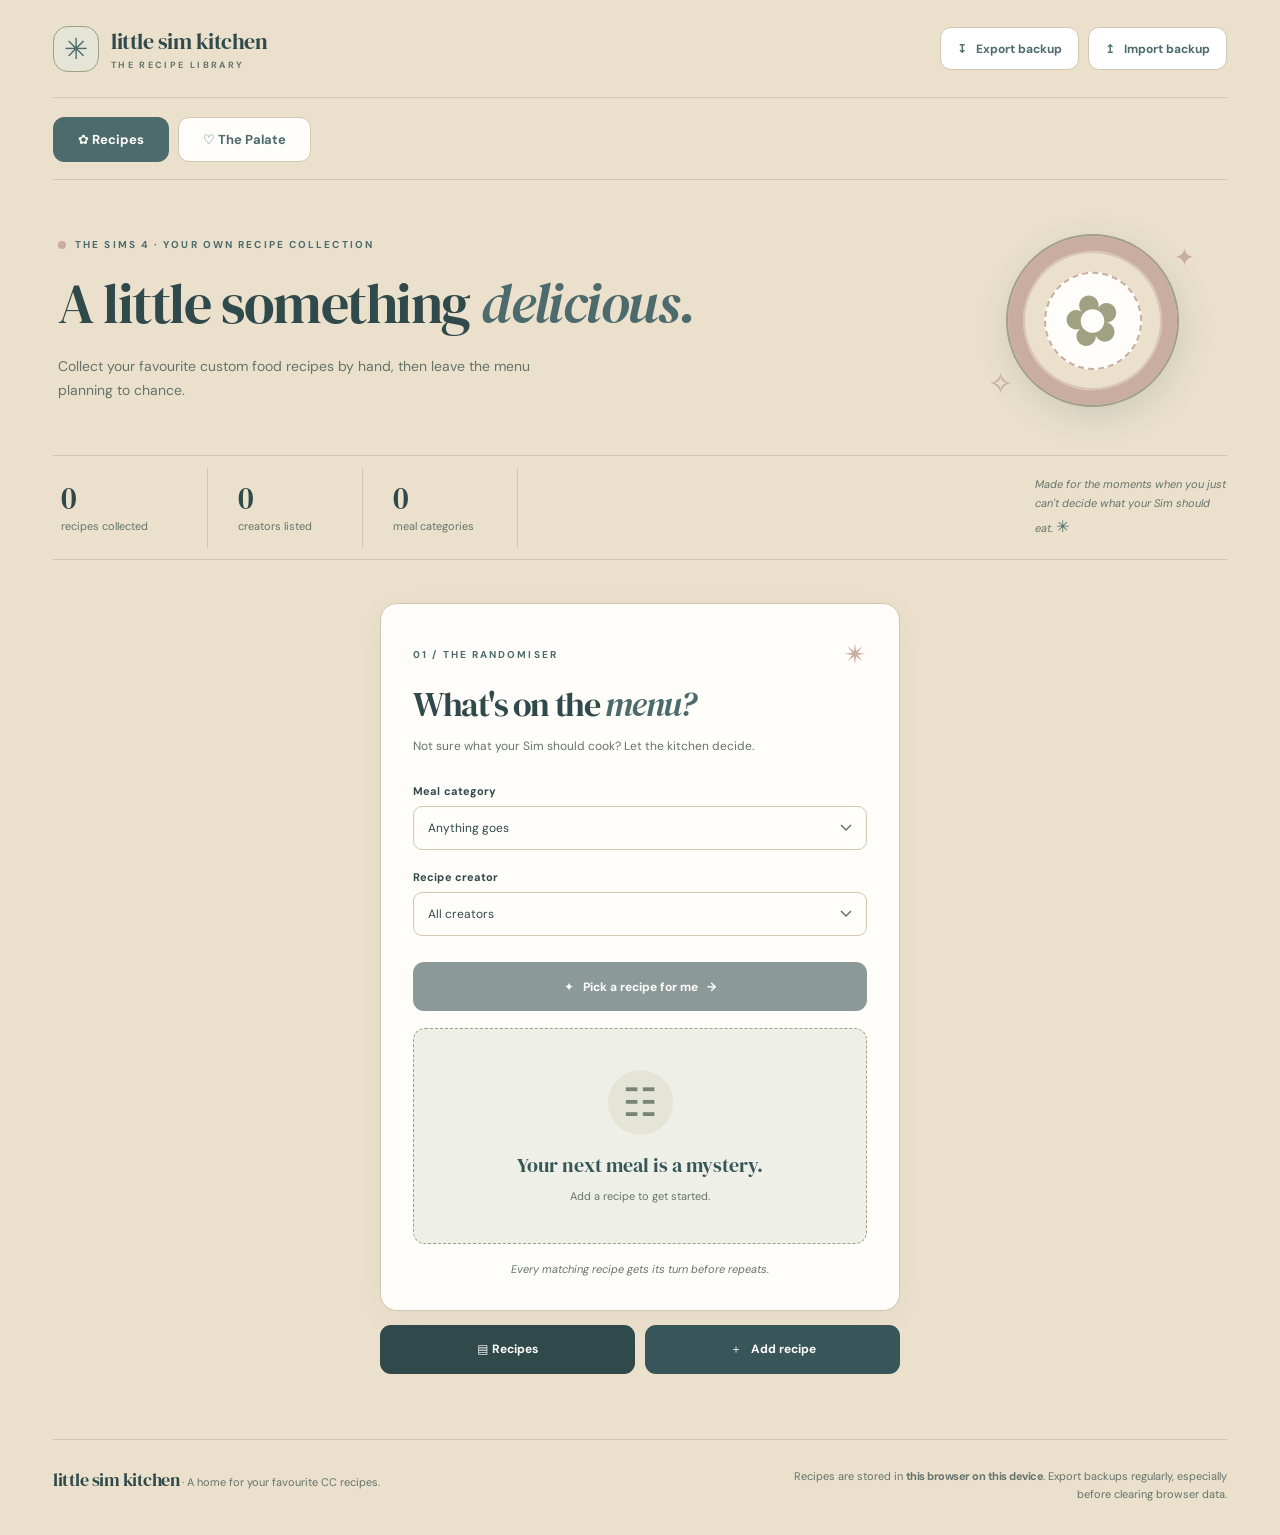
<file: index.html>
<!doctype html>
<html lang="en">
<head>
  <meta charset="utf-8">
  <meta name="viewport" content="width=device-width, initial-scale=1">
  <meta name="theme-color" content="#EAE0CC">
  <meta name="description" content="Your personal The Sims 4 CC recipe library. Add recipes by hand and let the randomiser choose what to cook.">
  <title>Little Sim Kitchen | Recipe Library</title>
  <link rel="stylesheet" href="./styles.css?v=palate-integration-20261127-1">
  <script src="./app.js?v=automatic-palate-sync-20261127-1" defer></script>
</head>
<body>
  <div class="site-shell">
    <header class="topbar">
      <a class="brand" href="./" aria-label="Little Sim Kitchen home">
        <span class="brand-icon" aria-hidden="true">✳</span>
        <span class="brand-copy"><strong>little sim kitchen</strong><small>THE RECIPE LIBRARY</small></span>
      </a>
      <div class="header-tools">
        <button id="exportBtn" class="button button-subtle" type="button" title="Save a backup of your recipes"><span aria-hidden="true">↧</span> Export backup</button>
        <label for="importFile" class="button button-subtle import-label" title="Import a previously exported JSON backup"><span aria-hidden="true">↥</span> Import backup</label>
        <input id="importFile" type="file" accept=".json,application/json" class="visually-hidden">
      </div>
    </header>
    <nav class="app-tabs" role="tablist" aria-label="Little Sim Kitchen sections">
      <button id="mainTabRecipes" class="app-tab active" role="tab" type="button" aria-selected="true" aria-controls="recipesView">✿ Recipes</button>
      <button id="mainTabPalate" class="app-tab" role="tab" type="button" aria-selected="false" aria-controls="palateView">♡ The Palate</button>
    </nav>
    <main>
      <div id="recipesView" role="tabpanel" aria-labelledby="mainTabRecipes">
      <section class="hero" aria-labelledby="heroTitle">
        <div>
          <p class="eyebrow"><span class="eyebrow-dot"></span> THE SIMS 4 · YOUR OWN RECIPE COLLECTION</p>
          <h1 id="heroTitle">A little something <em>delicious.</em></h1>
          <p class="hero-description">Collect your favourite custom food recipes by hand, then leave the menu planning to chance.</p>
        </div>
        <div class="hero-illustration" aria-hidden="true">
          <div class="plate-outer"><div class="plate-inner"><span class="plate-symbol">✿</span></div></div>
          <span class="twinkle t-one">✦</span><span class="twinkle t-two">✧</span>
        </div>
      </section>
      <section class="stats-row" aria-label="Library statistics">
        <div class="stat"><span id="recipeCount" class="stat-number">0</span><span class="stat-label">recipes collected</span></div>
        <div class="stat"><span id="creatorCount" class="stat-number">0</span><span class="stat-label">creators listed</span></div>
        <div class="stat"><span id="mealCount" class="stat-number">0</span><span class="stat-label">meal categories</span></div>
        <div class="stat-note">Made for the moments when you just can't decide what your Sim should eat. <span aria-hidden="true">✳</span></div>
      </section>
      <div class="workspace library-closed" id="workspace">
        <div class="picker-column">
        <section class="picker panel" aria-labelledby="pickerTitle">
          <div class="panel-heading">
            <span class="section-kicker">01 / THE RANDOMISER</span>
            <span class="panel-ornament" aria-hidden="true">✴</span>
          </div>
          <h2 id="pickerTitle">What's on the <em>menu?</em></h2>
          <p class="section-description">Not sure what your Sim should cook? Let the kitchen decide.</p>
          <div class="field">
            <label for="pickerMeal">Meal category</label>
            <select id="pickerMeal"><option value="">Anything goes</option></select>
          </div>
          <div class="field">
            <label for="pickerCreator">Recipe creator</label>
            <select id="pickerCreator"><option value="">All creators</option></select>
          </div>
          <button id="pickBtn" class="button button-primary pick-button" type="button" disabled><span aria-hidden="true">✦</span> Pick a recipe for me <span aria-hidden="true">→</span></button>
          <div id="pickResult" class="pick-result" aria-live="polite">
            <div class="result-empty">
              <div class="result-illustration" aria-hidden="true">☷</div>
              <strong>Your next meal is a mystery.</strong>
              <span>Add a recipe to get started.</span>
            </div>
          </div>
          <p class="picker-footnote">Every matching recipe gets its turn before repeats.</p>
        </section>
        <div class="picker-actions">
          <button id="browseRecipesBtn" class="button button-primary browse-button" type="button" aria-expanded="false" aria-controls="librarySection">▤ Recipes</button>
          <button id="addBtn" class="button button-accent add-recipe-shortcut" type="button"><span aria-hidden="true">＋</span> Add recipe</button>
        </div>
        </div>
        <section id="librarySection" class="library panel" aria-labelledby="libraryTitle" hidden>
          <div class="library-heading">
            <div><span class="section-kicker">02 / YOUR COLLECTION</span><h2 id="libraryTitle">The recipe <em>box.</em></h2><p class="section-description">Browse your recipes by CC creator.</p></div>
          </div>
          <div id="creatorView" class="creator-view">
            <p class="creator-intro">Choose a creator to see their recipes.</p>
            <div id="creatorList" class="creator-list"></div>
          </div>
          <div id="creatorRecipesView" class="creator-recipes-view" hidden>
          <div class="creator-breadcrumb">
            <button id="backToCreators" class="button button-subtle back-to-creators" type="button">← All creators</button>
            <h3 id="activeCreatorTitle" class="active-creator-title"></h3>
          </div>
          <div class="library-filters">
            <label class="search-wrap"><span aria-hidden="true">⌕</span><span class="visually-hidden">Search recipes</span><input id="searchInput" type="search" placeholder="Search recipes, creators, ingredients…"></label>
            <label class="visually-hidden" for="libraryMeal">Filter recipes by meal</label>
            <select id="libraryMeal" class="filter-select"><option value="">All meals</option></select>
          </div>
          <div id="librarySummary" class="library-summary" aria-live="polite"></div>
          <div id="recipeList" class="recipe-list"></div>
          <div id="pagination" class="pagination" hidden>
            <button id="prevPage" class="button button-subtle" type="button">← Previous</button>
            <span id="pageLabel"></span>
            <button id="nextPage" class="button button-subtle" type="button">Next →</button>
          </div>
          </div>
        </section>
      </div>
      </div>
      <section id="palateView" class="palate-host" role="tabpanel" aria-labelledby="mainTabPalate" hidden>
        <div class="palate-host-heading">
          <div>
            <p class="eyebrow">YOUR SIMS' PERSONAL TASTES</p>
            <h1>The <em>Palate.</em></h1>
            <p>Discover what each Sim loves, likes, tolerates or dislikes. Their tasting histories and recipe boards live here.</p>
          </div>
        </div>
        <div class="palate-tools">
          <p><strong>Recipes sync automatically.</strong> Add or edit your dishes in the main Recipes tab and they'll appear here with their ingredients, ready for taste testing. Add flavour, texture and cuisine tags under Taste details. Your Sims' existing opinions remain saved.</p>
        </div>
        <details class="palate-migration">
          <summary>Already have Sims and taste history in the downloaded The Palate app?</summary>
          <p>Open your original <strong>The_Palate_TS4_v2.html</strong>, click <strong>Back up</strong> and save its JSON file. Here, open <strong>Data &amp; help → Restore a backup (.json)</strong> in The Palate below. Your existing local-file data cannot transfer automatically to this website. Import your old backup <em>before</em> adding new Palate data, because restore replaces Palate's current data.</p>
        </details>
        <iframe id="palateFrame" class="palate-frame" src="./palate.html?v=timetable-20261127-1" title="The Palate taste-testing and Sim profiles" loading="lazy"></iframe>
      </section>
    </main>
    <footer class="site-footer">
      <div><strong>little sim kitchen</strong><span> · A home for your favourite CC recipes.</span></div>
      <p>Recipes are stored in <strong>this browser on this device</strong>. Export backups regularly, especially before clearing browser data.</p>
    </footer>
  </div>

  <dialog id="recipeDialog" class="recipe-dialog" aria-labelledby="dialogTitle">
    <form id="recipeForm">
      <div class="dialog-header">
        <div><span class="section-kicker">THE RECIPE BOX</span><h2 id="dialogTitle">Add a <em>recipe.</em></h2></div>
        <button id="closeDialog" class="icon-button" type="button" aria-label="Close dialog">×</button>
      </div>
      <div class="dialog-content">
        <div class="field"><label for="recipeName">Recipe name <span class="required">*</span></label><input id="recipeName" name="name" required maxlength="150" placeholder="e.g. Strawberry waffles" autocomplete="off"></div>
        <div class="field-row">
          <div class="field"><label for="recipeMeal">Meal category</label><select id="recipeMeal" name="meal"></select></div>
          <div class="field"><label for="recipeCreator">CC creator</label><input id="recipeCreator" name="creator" maxlength="100" placeholder="e.g. Custom creator"></div>
        </div>
        <div class="field-row">
          <div class="field">
            <label for="recipeSkillType">Required cooking skill</label>
            <select id="recipeSkillType" name="skillType">
              <option value="">Not specified</option>
              <option value="none">No skill required</option>
            </select>
          </div>
          <div class="field">
            <label for="recipeSkillLevel">Minimum skill level</label>
            <select id="recipeSkillLevel" name="skillLevel" disabled>
              <option value="">Not specified</option>
            </select>
          </div>
        </div>
        <div class="field"><label for="recipeIngredients">Ingredients <span class="field-help">(one per line)</span></label><textarea id="recipeIngredients" name="ingredients" rows="4" placeholder="Flour&#10;Eggs&#10;Strawberries"></textarea></div>
        <div class="field"><label for="recipeUrl">Recipe or download link <span class="field-help">(optional)</span></label><input id="recipeUrl" name="url" type="url" placeholder="https://www.patreon.com/…"></div>
        <div class="field"><label for="recipeNotes">Notes <span class="field-help">(optional)</span></label><textarea id="recipeNotes" name="notes" rows="2" maxlength="2000" placeholder="Anything you want to remember…"></textarea></div>
      </div>
      <div class="dialog-footer">
        <button id="cancelDialog" class="button button-subtle" type="button">Cancel</button>
        <button id="saveRecipe" class="button button-accent" type="submit">Save recipe</button>
      </div>
    </form>
  </dialog>
  <div id="toast" class="toast" role="status" aria-live="polite"></div>
</body>
</html>
</file>
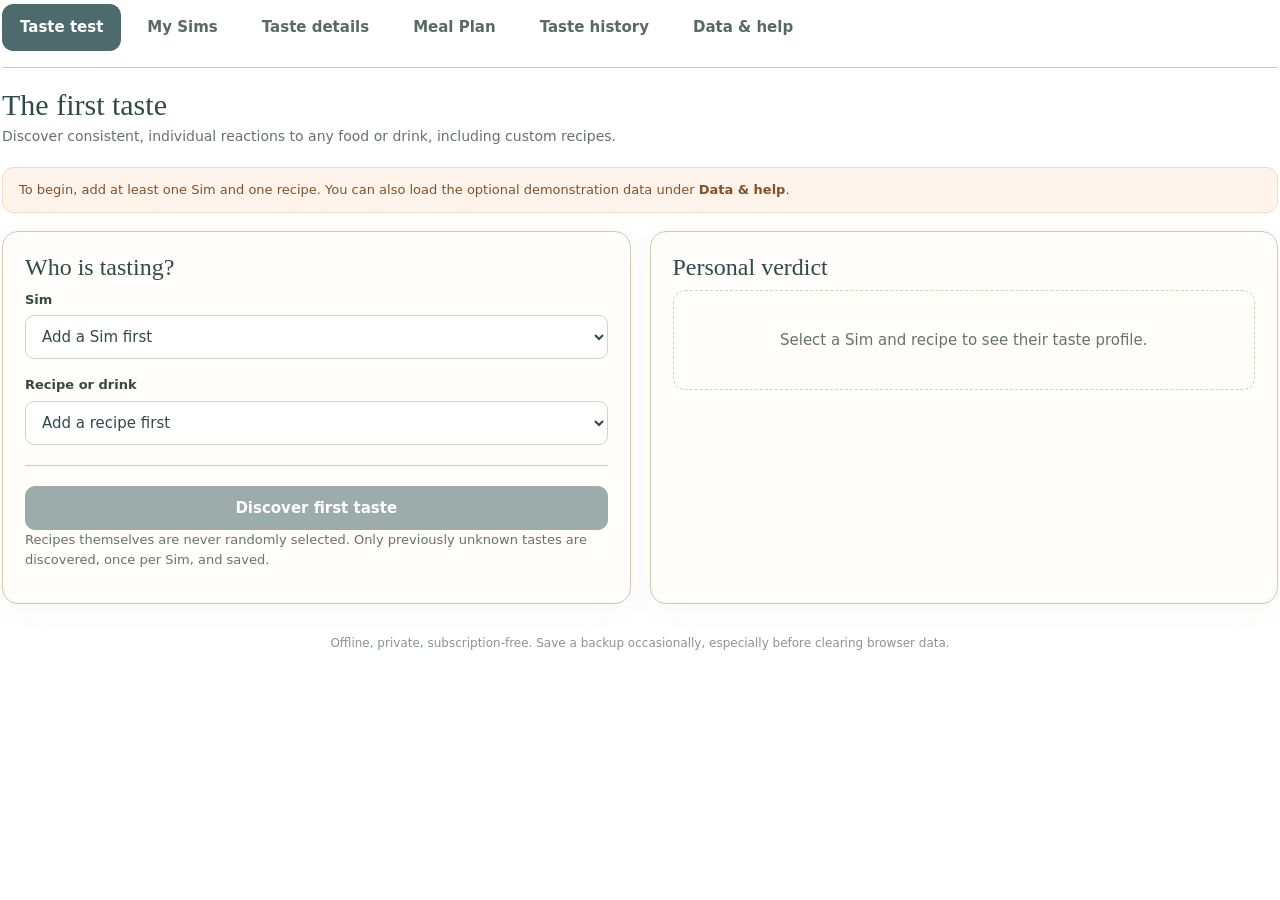
<file: palate.html>
<!doctype html>
<html lang="en">
<head>
<meta charset="utf-8" />
<meta name="viewport" content="width=device-width,initial-scale=1" />
<meta name="color-scheme" content="light" />
<title>The Palate · A Sims 4 taste journal</title>
<style>
:root{--ink:#202c27;--muted:#65716a;--paper:#f8f7f1;--card:#fffefa;--green:#245b4b;--green2:#e9f1eb;--line:#dedfd7;--gold:#ad7744;--rose:#a95442;--shadow:0 16px 35px rgba(39,54,41,.045);--radius:16px;--focus:#b77d4c}
*{box-sizing:border-box}html{scroll-behavior:smooth}body{margin:0;background:var(--paper);color:var(--ink);font:15px/1.5 system-ui,-apple-system,"Segoe UI",sans-serif}button,input,select,textarea{font:inherit}button{cursor:pointer}button:disabled{opacity:.55;cursor:not-allowed}a{color:var(--green)}:focus-visible{outline:3px solid var(--focus);outline-offset:3px}
.shell{max-width:1250px;margin:auto;padding:28px 26px 64px}.mast{display:flex;align-items:center;justify-content:space-between;gap:16px;padding:8px 0 24px}.brand{display:flex;gap:14px;align-items:center}.logo{background:#245b4b;color:#fff;border-radius:14px;font-size:26px;width:53px;height:53px;display:grid;place-items:center}.eyebrow{font-size:11px;letter-spacing:.19em;text-transform:uppercase;color:var(--gold);font-weight:750}.brand h1{font-family:Georgia,serif;font-size:32px;font-weight:500;margin:-2px 0 0;line-height:1.05}.subtitle{color:var(--muted);font-size:13px}.nav{display:flex;gap:8px;flex-wrap:wrap;border-bottom:1px solid var(--line);padding:0 0 16px;margin-bottom:28px}.nav button{border:1px solid transparent;background:transparent;color:#596a60;padding:11px 17px;border-radius:11px;font-weight:650}.nav button:hover{background:#f0f2e9}.nav button.active{background:var(--green);color:white}.section-head{display:flex;align-items:flex-end;justify-content:space-between;flex-wrap:wrap;gap:12px;margin-bottom:20px}.section-head h2{font:normal 30px/1.13 Georgia,serif;margin:0 0 5px}.section-head p{color:var(--muted);margin:0;font-size:14px}.actions{display:flex;gap:9px;flex-wrap:wrap}.btn{border:1px solid var(--green);border-radius:10px;padding:10px 15px;background:var(--green);color:white;font-weight:650}.btn:hover{filter:brightness(1.12)}.btn.outline{color:var(--green);background:#fffefa}.btn.ghost{background:transparent;border-color:var(--line);color:var(--ink)}.btn.danger{border-color:#b65d4b;color:#a94331;background:white}.btn.small{font-size:13px;padding:6px 10px;border-radius:8px}.btn.wide{width:100%}.grid2{display:grid;grid-template-columns:1fr 1fr;gap:19px}.grid3{display:grid;grid-template-columns:repeat(3,1fr);gap:16px}.card{background:var(--card);border:1px solid var(--line);border-radius:var(--radius);padding:22px;box-shadow:var(--shadow)}.card h3{font:normal 24px Georgia,serif;margin:0 0 9px}.card h4{font-size:14px;margin:0 0 9px}.card p{color:var(--muted);margin:0 0 12px}.hint{font-size:12px;color:var(--muted)}.field{margin-bottom:16px}.field label{display:block;color:#36493e;font-size:13px;font-weight:700;margin:0 0 6px}.field input,.field select,.field textarea, .search{width:100%;padding:11px 12px;border:1px solid #cfd5ca;background:white;color:var(--ink);border-radius:9px;outline:none;min-width:0}.field input:focus,.field select:focus,.field textarea:focus,.search:focus{border-color:var(--green);box-shadow:0 0 0 2px #245b4b24}.field textarea{resize:vertical;min-height:80px}.field .hint{display:block;margin-top:5px}.split{display:grid;grid-template-columns:minmax(265px,380px) 1fr;gap:18px;align-items:start}.list{display:grid;gap:8px}.list-item{border:1px solid var(--line);background:white;padding:13px;border-radius:10px;text-align:left;color:var(--ink);width:100%;display:flex;justify-content:space-between;gap:10px;align-items:center}.list-item.active{border-color:#245b4b;background:#edf4ed}.list-item strong{font-size:14px}.list-item small{color:var(--muted);display:block;font-size:12px}.count{padding:4px 8px;border-radius:20px;color:#506b5a;background:#eef1e9;font-size:12px}.tags{display:flex;gap:7px;flex-wrap:wrap;margin-bottom:8px}.tag{background:#eaf0e9;color:#315d47;border:1px solid #dde9df;border-radius:100px;padding:3px 9px;font-size:12px;display:inline-flex;gap:7px;align-items:center}.tag.negative{color:#9b4233;background:#fbefeb;border-color:#f4dcd6}.tag.neutral{background:#f0efe9;border-color:#e2e1da;color:#686a5e}.tag.special{background:#f5eedf;color:#805b29;border-color:#e9dec9}.tag button{padding:0;background:none;border:0;font-size:16px;line-height:1;color:inherit}.muted{color:var(--muted)}.tagline{font-size:12px;text-transform:uppercase;letter-spacing:.1em;color:var(--gold);font-weight:750;margin:14px 0 8px}.separator{height:1px;background:var(--line);margin:20px 0}.empty{text-align:center;padding:38px 15px;color:var(--muted);border:1px dashed #cbd2c7;border-radius:12px}.empty strong{display:block;color:var(--ink);margin-bottom:8px}.pillline{display:flex;gap:8px;align-items:center;flex-wrap:wrap}.stat{padding:15px;background:#f2f4ee;border-radius:12px}.stat b{display:block;font:normal 30px Georgia,serif}.stat span{font-size:12px;color:var(--muted)}.scores{display:flex;gap:5px;margin:10px 0}.scores span{height:9px;background:#e2e6dd;flex:1;border-radius:10px}.scores span.fill{background:#39745e}.result{background:linear-gradient(135deg,#e8f0e7,#f5f0e7);border:1px solid #d3ded0;border-radius:14px;padding:20px}.result .rating{font:normal 34px Georgia,serif;margin:5px 0}.result p{color:#506b5b}.alert{background:#fff4eb;color:#845127;padding:12px 16px;border:1px solid #f2dcc9;border-radius:11px;font-size:13px;margin-bottom:18px}.success{background:#ecf4ed;border:1px solid #d3e3d5;color:#315d47;padding:12px 16px;border-radius:11px;font-size:13px}.row{display:flex;align-items:center;justify-content:space-between;gap:12px;flex-wrap:wrap}.data-table{width:100%;border-collapse:collapse;font-size:14px}.data-table th,.data-table td{text-align:left;padding:12px;border-bottom:1px solid var(--line)}.data-table th{font-size:11px;letter-spacing:.1em;text-transform:uppercase;color:var(--muted)}.data-table tr:last-child td{border-bottom:0}.stack{display:grid;gap:18px}.notice{font-size:13px;color:var(--muted);margin:10px 0}.upload{display:inline-flex;align-items:center}.upload input{display:none}.footer{text-align:center;color:#8b958b;font-size:12px;margin-top:30px}.pref-row{display:grid;grid-template-columns:1fr auto auto;gap:7px;align-items:center;padding:7px 0;border-bottom:1px solid #edf0e8;font-size:13px}.pref-row:last-child{border-bottom:0}.prefbox{background:#fafaf5;padding:13px;border-radius:12px;border:1px solid var(--line)}.prefbox h4{margin:0 0 9px}.prefgroup{margin:13px 0}.pref-grid{display:grid;grid-template-columns:repeat(2,minmax(0,1fr));gap:12px}.scorepick{display:grid;grid-template-columns:repeat(5,1fr);gap:5px}.scorepick button{border:1px solid #d1d9d0;background:white;color:var(--muted);border-radius:8px;padding:9px 1px;font-size:12px}.scorepick button.active{background:var(--green);color:white}.file-controls{display:flex;gap:10px;align-items:center;flex-wrap:wrap}.toast{position:fixed;bottom:20px;right:20px;max-width:min(430px,calc(100% - 40px));z-index:100;background:#234f42;color:white;border-radius:11px;padding:14px 20px;box-shadow:0 12px 45px #0003;display:none}.toast.show{display:block}.mini{font-size:12px}.hidden{display:none!important}#recipe-form{margin-top:18px}.checkbox{display:flex;align-items:center;gap:8px;font-size:14px}.checkbox input{accent-color:var(--green);width:17px;height:17px}.guide ol{padding-left:20px}.guide li{margin-bottom:7px}.kbd{background:#ecf0e9;border:1px solid #d9e0d5;border-radius:4px;padding:1px 5px}footer a{color:var(--muted)}
@media(max-width:800px){.grid2,.grid3,.split,.pref-grid{grid-template-columns:1fr}.shell{padding:17px 14px 35px}.mast{align-items:flex-start}.brand h1{font-size:29px}.section-head h2{font-size:27px}.card{padding:17px}.nav{gap:3px}.nav button{font-size:13px;padding:9px 11px}.scorepick button{font-size:10px}.data-table{font-size:12px}.data-table td,.data-table th{padding:8px 4px}}

/* Favourite discovery and the at-a-glance recipe kanban */
.board-wrap{margin-top:20px}.board-intro{display:flex;justify-content:space-between;align-items:center;gap:15px;flex-wrap:wrap}.board-filter{width:auto;min-width:155px;border:1px solid var(--line);background:white;padding:8px 12px;border-radius:10px;color:var(--ink)}.kanban{display:grid;grid-template-columns:repeat(4,minmax(0,1fr));gap:12px;align-items:start;margin-top:16px}.kanban-col{background:#f4f5ef;border:1px solid var(--line);border-radius:13px;min-height:172px;padding:11px}.kanban-col h4{display:flex;justify-content:space-between;align-items:center;gap:7px;margin:0 0 12px;font-size:13px}.kanban-col h4 span{background:white;padding:2px 7px;border-radius:100px;font-weight:600;color:var(--muted)}.kanban-col.loved{background:#f1f5ed}.kanban-col.disliked{background:#f9f1ed}.kanban-recipe{background:#fff;border:1px solid var(--line);border-radius:10px;margin-bottom:8px;padding:8px 9px;display:flex;gap:6px;align-items:center}.kanban-recipe:hover{border-color:#9aaf9d}.kanban-open{display:grid;gap:3px;flex:1;min-width:0;text-align:left;color:var(--ink);border:0;padding:0;background:transparent}.kanban-open b{font-size:13px;line-height:1.35;overflow-wrap:anywhere}.kanban-open small{color:var(--muted);font-size:11px}.fave-toggle{border:1px solid #e8ddc7;color:#9b865c;background:#fffdf7;min-height:32px;min-width:32px;border-radius:8px;font-size:18px;line-height:1}.fave-toggle.on{color:#986121;background:#faecd2;border-color:#ead5ae}.fave-toggle:hover{background:#f6eddb}.mini-empty{padding:12px 3px;color:var(--muted);font-size:12px}.favorite-list{margin-top:15px}.favorite-list .tag{margin-bottom:3px}.food-fave-button{background:#fff;border:1px solid #dfd4be;border-radius:7px;padding:2px 7px;color:#997547;cursor:pointer;font-size:12px}.favorite-title{font-size:13px;font-weight:700;margin-bottom:7px}.fav-hint{margin-top:10px;color:var(--muted);font-size:12px}
@media(max-width:1100px){.kanban{grid-template-columns:repeat(2,minmax(0,1fr))}}
@media(max-width:550px){.kanban{grid-template-columns:1fr}.board-intro{align-items:stretch}.board-filter{width:100%}}
</style>

<style id="little-kitchen-palate-theme">
:root{
--ink:#30494B;--muted:#65736B;--paper:#EAE0CC;--card:#FFFDF9;
--green:#4D6A6D;--green2:#E4E5D7;--line:#D4C7B2;
--gold:#798478;--rose:#C9ADA1;--focus:#798478;
--shadow:0 7px 30px rgba(71,63,51,.045);
}
body{background:transparent;color:var(--ink);font-family:system-ui,-apple-system,"Segoe UI",sans-serif}
.shell{max-width:none;padding:4px 2px 20px}
.mast{display:none}
.nav button.active,.btn:not(.outline):not(.ghost):not(.danger),.scorepick button.active{background:var(--green);border-color:var(--green);color:white}
.nav{margin-bottom:20px}
.card{box-shadow:var(--shadow)}
.list-item.active{border-color:#798478;background:#EEF0E8}
.tag{background:#E4E5D7;border-color:#D4C7B2;color:#4D6A6D}
.tag.negative{background:#F3E2D9;border-color:#E7CBC2;color:#78655D}
.tag.special{background:#EAE0CC;border-color:#D4C7B2;color:#4D6A6D}
.result{background:linear-gradient(135deg,#EEF0E8,#F3E2D9);border-color:#D4C7B2}
.kanban-col,.stat{background:#EEF0E8}
.kanban-col.loved{background:#E8EEE3}
.kanban-col.disliked{background:#F8EFEC}
.toast{background:#4D6A6D}
</style>

<style id="meal-planner-styles">
.plan-top{padding:22px 25px;margin-bottom:16px}
.plan-controls{display:flex;flex-wrap:wrap;align-items:flex-end;justify-content:space-between;gap:18px}
.plan-controls .field{margin:0;min-width:220px;flex:1;max-width:340px}
.plan-week{display:flex;align-items:center;gap:12px}
.plan-week strong{font:normal 20px Georgia,serif;min-width:200px;text-align:center}
.plan-legend{display:flex;flex-wrap:wrap;gap:9px 18px;margin-top:22px;align-items:center}
.plan-legend>span{display:flex;align-items:center;gap:6px;color:var(--muted);font-size:11px}
.plan-legend b{color:var(--ink)}
.legend-dot{display:inline-block;width:10px;height:10px;border-radius:50%}
.legend-dot.love{background:#4d6a6d}.legend-dot.like{background:#798478}.legend-dot.neutral{background:#c9ada1}
.plan-help{margin:14px 0 0!important;font-size:12px!important;line-height:1.75}
.plan-generate{display:flex;align-items:center;gap:14px;flex-wrap:wrap;margin-top:19px}
.plan-count{font-size:12px;color:var(--muted)}
.plan-selected{background:#e4e5d7;color:#30494b;border:1px solid #a0a083;padding:11px 15px;border-radius:10px;margin:15px 0 0!important;font-size:12px!important}
.plan-empty{margin-top:20px}
.plan-table-scroll{width:100%;border:1px solid var(--line);border-radius:17px;overflow-x:auto;overflow-y:hidden;background:var(--card);box-shadow:0 7px 30px rgba(71,63,51,.045);scrollbar-color:#a0a083 #f4efe6}
.plan-table{border-collapse:separate;border-spacing:0;table-layout:fixed;width:100%;min-width:1080px;font-size:12px}
.plan-table thead th{background:#4d6a6d;color:#fffdf9;padding:17px 7px 15px;font-weight:650;text-align:center;border-right:1px solid rgba(255,255,255,.17)}
.plan-table thead th:last-child{border-right:0}
.plan-table thead th.plan-corner{position:sticky;left:0;z-index:3;width:136px;text-align:left;padding-left:18px;font-size:10px;letter-spacing:.16em}
.plan-corner span{font-size:16px;color:#eae0cc;padding-left:8px}
.plan-table .day-name{display:block;font:normal 18px Georgia,serif;letter-spacing:0}
.plan-table .day-date{display:block;margin-top:5px;font-size:10px;letter-spacing:.06em;color:#eae0cc}
.plan-table tbody tr{background:#fffefa}
.plan-table tbody tr:nth-child(even){background:#f8f7f1}
.plan-table tbody tr:last-child td,.plan-table tbody tr:last-child th{border-bottom:none}
.plan-table tbody td{border-right:1px solid #e9e2d7;border-bottom:1px solid #e9e2d7;padding:8px;vertical-align:top;min-width:0}
.plan-table tbody td:last-child{border-right:0}
.plan-table .plan-row-label{position:sticky;left:0;z-index:2;width:136px;padding:15px 12px 12px 17px;text-align:left;vertical-align:middle;background:#e8ebdf;color:#385659;border-bottom:1px solid #d4c7b2;border-right:1px solid #d4c7b2;font:600 12px/1.4 system-ui,sans-serif}
.plan-table tbody tr:nth-child(even) .plan-row-label{background:#e5e6db}
.plan-row-label .meal-symbol{display:block;font-size:22px;font-weight:400;line-height:1;margin-bottom:10px;color:#798478}
.plan-row-label span:last-child{display:block}
.plan-slot{font:inherit;color:var(--ink);border:1px solid transparent;border-radius:10px;background:transparent;display:flex;flex-direction:column;align-items:center;justify-content:center;gap:9px;width:100%;min-height:91px;padding:9px 5px;text-align:center;cursor:pointer;overflow-wrap:anywhere}
.plan-slot:hover{background:#eaece3;border-color:#a0a083}
.plan-slot.selected{background:#e4e5d7;border:2px solid #4d6a6d}
.plan-slot.drag-over{background:#e4e5d7;border:2px dashed #4d6a6d}
.plan-slot.dragging{opacity:.35}
.plan-slot[draggable="true"]{cursor:grab}
.plan-slot[draggable="true"]:active{cursor:grabbing}
.plan-dish{font-size:12px;font-weight:650;line-height:1.45;color:#30494b}
.plan-rating{display:inline-block;padding:4px 8px;border-radius:100px;font-size:10px;font-weight:700;line-height:1.2}
.plan-rating.love{background:#dfe9df;color:#385659}
.plan-rating.like{background:#e9eadc;color:#586b52}
.plan-rating.neutral{background:#f3e2d9;color:#78655d}
.plan-no-food{color:#849087;font-size:11px;font-style:italic;line-height:1.5}
.plan-no-food small{display:block;font-size:10px;margin-top:3px}
.plan-footer{font-size:12px;color:var(--muted);line-height:1.75;margin:13px 4px 0}
@media(max-width:760px){
.plan-top{padding:17px}.plan-controls{display:block}.plan-controls .field{max-width:none;margin-bottom:15px}
.plan-week{justify-content:space-between}.plan-week strong{min-width:auto;font-size:17px}
.plan-table{min-width:980px}.plan-table thead th.plan-corner,.plan-table .plan-row-label{width:125px}
}
@media(prefers-reduced-motion:reduce){.plan-slot{scroll-behavior:auto}}
</style>
</head>
<body>
<div class="shell">
  <header class="mast"><div class="brand"><div class="logo" aria-hidden="true">✿</div><div><div class="eyebrow">A Sims 4 companion</div><h1>The Palate</h1><div class="subtitle">Personal tastes, discovered one recipe at a time.</div></div></div><div class="actions"><button class="btn outline small" data-action="export-data">⇩ Back up</button></div></header>
  <nav class="nav" aria-label="Main sections">
    <button data-nav="taste" class="active">Taste test</button><button data-nav="sims">My Sims</button><button data-nav="recipes">Taste details</button><button data-nav="plan">Meal Plan</button><button data-nav="history">Taste history</button><button data-nav="data">Data & help</button>
  </nav>
  <div id="warning"></div>
  <main id="main" aria-live="polite"></main>
  <div class="footer">Offline, private, subscription-free. Save a backup occasionally, especially before clearing browser data.</div>
</div>
<div id="toast" class="toast" role="status" aria-live="polite"></div>
<script>
(()=>{'use strict';
const KEY='ts4-the-palate-v1';
const KITCHEN_KEY='little-sim-kitchen-recipes-v1';
const TYPES={ingredients:'Ingredients',flavours:'Flavours',textures:'Textures',cuisines:'Cuisines',types:'Food & drink types'};
const RATING=['','Hates it','Dislikes it','Neutral','Likes it','Loves it'];
const PREF={ '-2':'Hates', '-1':'Dislikes', '0':'Neutral', '1':'Likes', '2':'Loves'};
const DEFAULT={version:1,sims:[],recipes:[],history:[],mealPlans:{}};
let state=load();let tab='taste', simChoice='', recipeChoice='', chosenSim='', chosenRecipe='', editingSim=false,editingRecipe=false,searchRecipes='',searchSims='',kindFilter='all',boardKind='all',lastOutcome=null;
const $=sel=>document.querySelector(sel);
const esc=x=>String(x??'').replace(/[&<>"']/g,c=>({'&':'&amp;','<':'&lt;','>':'&gt;','"':'&quot;',"'":'&#39;'}[c]));
const uid=()=> (globalThis.crypto && crypto.randomUUID)?crypto.randomUUID():'id-'+Date.now().toString(36)+'-'+Math.random().toString(36).slice(2);
const clean=s=>String(s||'').trim().replace(/\s+/g,' ').toLowerCase();
const tags=s=>Array.from(new Set(String(s||'').split(/[,;|]/).map(clean).filter(Boolean)));
const pretty=s=>String(s).split(' ').map(t=>t[0]?t[0].toUpperCase()+t.slice(1):'').join(' ');
function load(){try{const obj=JSON.parse(localStorage.getItem(KEY));if(obj && obj.version===1 && Array.isArray(obj.sims)&&Array.isArray(obj.recipes)&&Array.isArray(obj.history))return obj;}catch(e){}return structuredClone(DEFAULT)}

/* Kitchen recipes are the shared source. Sim ratings and taste tags remain independent. */
function syncKitchenRecipes(){
  let raw,kitchen;
  try{
    raw=localStorage.getItem(KITCHEN_KEY);
    if(raw===null)return false;
    kitchen=JSON.parse(raw);
    if(!Array.isArray(kitchen))return false;
  }catch(e){return false}
  const valid=kitchen.filter(r=>r&&typeof r.id==='string'&&r.id&&typeof r.name==='string'&&r.name.trim());
  const ids=new Set(valid.map(r=>r.id));
  const kitchenNames=new Map();
  valid.forEach(r=>{const n=clean(r.name);kitchenNames.set(n,(kitchenNames.get(n)||0)+1)});
  const linked=new Map(state.recipes.filter(r=>r.kitchenRecipeId).map(r=>[r.kitchenRecipeId,r]));
  const manualByName=new Map();
  state.recipes.filter(r=>!r.kitchenRecipeId).forEach(r=>{
    const n=clean(r.name);
    if(!manualByName.has(n))manualByName.set(n,[]);
    manualByName.get(n).push(r);
  });
  const claimed=new Set(),usedIds=new Set(state.recipes.map(r=>r.id));
  let changed=false;
  for(const item of valid){
    let entry=linked.get(item.id);
    if(!entry&&kitchenNames.get(clean(item.name))===1){
      const options=manualByName.get(clean(item.name))||[];
      if(options.length===1&&!claimed.has(options[0].id)){
        entry=options[0];
        claimed.add(entry.id);
      }
    }
    if(!entry){
      let id='kitchen:'+item.id;
      if(usedIds.has(id))id=uid();
      usedIds.add(id);
      entry={id,name:'',kind:'Food',ingredients:[],prominent:[],flavours:[],textures:[],cuisines:[],types:[],notes:''};
      state.recipes.push(entry);
      changed=true;
    }
    const ingredients=Array.isArray(item.ingredients)?
      Array.from(new Set(item.ingredients.filter(x=>typeof x==='string').map(clean).filter(Boolean))):[];
    const meal=String(item.meal||'Other');
    const fields={
      kitchenRecipeId:item.id,
      name:item.name.trim(),
      kind:meal==='Drinks'?'Drink':'Food',
      ingredients,
      kitchenCreator:String(item.creator||'').trim(),
      kitchenMeal:meal,
      kitchenUrl:String(item.url||''),
      kitchenSkillType:String(item.skillType||''),
      kitchenSkillLevel:item.skillLevel===null||item.skillLevel===undefined?null:item.skillLevel,
      kitchenNotes:String(item.notes||'')
    };
    for(const [key,value] of Object.entries(fields)){
      if(JSON.stringify(entry[key])!==JSON.stringify(value)){entry[key]=value;changed=true}
    }
    if(!Array.isArray(entry.types)){entry.types=[];changed=true}
    if(!entry.types.length&&meal&&meal!=='Other'){
      entry.types=[clean(meal)];
      changed=true;
    }
  }
  const before=state.recipes.length;
  // Removed Kitchen recipes vanish from active taste testing, without erasing
  // past Sim opinions, favourites or tasting history.
  state.recipes=state.recipes.filter(r=>!r.kitchenRecipeId||ids.has(r.kitchenRecipeId));
  if(state.recipes.length!==before)changed=true;
  if(changed)save();
  return changed;
}

function save(){try{localStorage.setItem(KEY,JSON.stringify(state));$('#warning').innerHTML='';return true}catch(e){$('#warning').innerHTML='<div class="alert">⚠ Could not store changes in this browser. Export a JSON backup now. The browser may be in private mode or out of storage.</div>';return false}}
function toast(msg){const el=$('#toast');el.textContent=msg;el.classList.add('show');clearTimeout(toast.t);toast.t=setTimeout(()=>el.classList.remove('show'),3500)}
function bySim(){return state.sims.find(s=>s.id===simChoice)}
function byRecipe(){return state.recipes.find(r=>r.id===recipeChoice)}
function pvals(s){if(!s.prefs||typeof s.prefs!=='object')s.prefs={};for(const k of Object.keys(TYPES))if(!s.prefs[k]||typeof s.prefs[k]!=='object')s.prefs[k]={};if(!s.ratings||typeof s.ratings!=='object')s.ratings={};if(!s.favourites||typeof s.favourites!=='object')s.favourites={};for(const k of ['foods','recipes','drinks'])if(!Array.isArray(s.favourites[k]))s.favourites[k]=[];return s}
function ensureSelection(){if(!state.sims.some(s=>s.id===simChoice))simChoice=state.sims[0]?.id||'';if(!state.recipes.some(r=>r.id===recipeChoice))recipeChoice=state.recipes[0]?.id||'';if(!state.sims.some(s=>s.id===chosenSim))chosenSim=state.sims[0]?.id||'';if(!state.recipes.some(r=>r.id===chosenRecipe))chosenRecipe=state.recipes[0]?.id||''}
function opts(items,selected,placeholder){return '<option value="">'+esc(placeholder||'Choose...')+'</option>'+items.map(i=>`<option value="${esc(i.id)}" ${i.id===selected?'selected':''}>${esc(i.name)}</option>`).join('')}
function bar(score){return '<div class="scores" aria-label="'+esc(score)+' out of 5">'+[1,2,3,4,5].map(n=>`<span class="${n<=score?'fill':''}"></span>`).join('')+'</div>'}
function tagnode(s,cls=''){return `<span class="tag ${cls}">${esc(pretty(s))}</span>`}
function section(title,desc,buttons=''){return `<div class="section-head"><div><h2>${title}</h2><p>${desc}</p></div><div class="actions">${buttons}</div></div>`}
function render(){ensureSelection();$('.nav button.active')?.classList.remove('active');$(`[data-nav="${tab}"]`)?.classList.add('active');$('#main').innerHTML=({taste:renderTaste,sims:renderSims,recipes:renderRecipes,plan:()=>window.PalateMealPlanner.render(),history:renderHistory,data:renderData}[tab])();}
function renderTaste(){let sim=state.sims.find(s=>s.id===chosenSim),recipe=state.recipes.find(r=>r.id===chosenRecipe),rated=sim&&recipe?pvals(sim).ratings[recipe.id]:null;
let ready=!!sim&&!!recipe;
return section('The first taste','Discover consistent, individual reactions to any food or drink, including custom recipes.')+
 (!state.sims.length||!state.recipes.length?`<div class="alert">To begin, add at least one Sim and one recipe. You can also load the optional demonstration data under <b>Data & help</b>.</div>`:'')+
 `<div class="grid2"><div class="card"><h3>Who is tasting?</h3><div class="field"><label for="taste-sim">Sim</label><select id="taste-sim" data-change="taste-sim">${opts(state.sims,chosenSim,'Add a Sim first')}</select></div><div class="field"><label for="taste-recipe">Recipe or drink</label><select id="taste-recipe" data-change="taste-recipe">${opts(state.recipes,chosenRecipe,'Add a recipe first')}</select></div>
 ${recipe?`<div class="tagline">${esc(recipe.kind||'Food')} · ${esc(recipe.name)}</div>${tagDetails(recipe)}`:''}
 <div class="separator"></div><button class="btn wide" data-action="taste" ${ready?'':'disabled'}>${rated?'Log another tasting':'Discover first taste'}</button>
 <p class="notice">Recipes themselves are never randomly selected. Only previously unknown tastes are discovered, once per Sim, and saved.</p></div>
 <div class="card"><h3>Personal verdict</h3>${!ready?`<div class="empty">Select a Sim and recipe to see their taste profile.</div>`:rated?showRating(sim,recipe,rated):`<div class="empty"><strong>Not yet tasted</strong>No saved opinion of ${esc(recipe.name)}. Discover their preferences through the first tasting.</div>`}
 </div></div>
 ${ready?`<div class="grid2" style="margin-top:18px"><div class="card"><h3>${esc(sim.name)}'s palate</h3><p>Known preferences that can affect this or future recipes.</p>${prefSummary(sim)}<button class="btn outline small" data-action="edit-selected-sim">Edit preferences</button></div><div class="card"><h3>Recipe-specific exception</h3><p>Some dishes are exceptions to general preferences. Override the verdict without changing the Sim's overall palate.</p><div class="field"><label for="manual-rating">Set personal opinion of this recipe</label><select id="manual-rating"><option value="">Choose a rating…</option>${[1,2,3,4,5].map(v=>`<option value="${v}" ${rated?.source==='manual'&&rated.score===v?'selected':''}>${v} · ${RATING[v]}</option>`).join('')}</select></div><div class="actions"><button class="btn" data-action="manual-rating">Save opinion</button><button class="btn outline" data-action="recalculate" ${rated?'':'disabled'}>Re-evaluate</button></div><p class="notice">Re-evaluate uses current preferences and restores an automatic rating. It doesn't reroll known tastes.</p></div></div>`:''}`}
function showRating(sim,recipe,r){let why=(r.reasons||[]).slice(0,14);let latest=lastOutcome?.simId===sim.id&&lastOutcome?.recipeId===recipe.id?lastOutcome:null;
return `<div class="result"><div class="eyebrow">${r.source==='manual'?'PERSONAL EXCEPTION':'SAVED TASTE OPINION'}</div><div class="rating">${esc(RATING[r.score]||'Neutral')}</div>${bar(r.score)}<div class="mini muted">${r.score}/5 · ${r.source==='manual'?'Set manually':'Based on their palate'}</div>${r.score>=4?`<div style="margin-top:10px"><button class="fave-toggle ${isFavouriteRecipe(sim,recipe)?'on':''}" data-action="toggle-recipe-fave" data-id="${esc(recipe.id)}" aria-label="${isFavouriteRecipe(sim,recipe)?'Remove from':'Add to'} favourites">${isFavouriteRecipe(sim,recipe)?'★ Favourite':'☆ Make favourite'}</button></div>`:''}</div>
 ${r.veto?'<p class="notice">A strong aversion to a prominent ingredient capped the rating at Dislikes.</p>':''}
 ${why.length?`<div class="tagline">What influenced this</div><div class="tags">${why.map(x=>tagnode(x.tag,x.value<0?'negative':x.value>0?'':'neutral')).join('')}</div>`:'<p class="notice">No strong preference matches influenced this verdict.</p>'}
 ${latest?.discovered?.length?`<div class="separator"></div><div class="tagline">New preferences discovered now</div><div class="tags">${latest.discovered.map(x=>tagnode(x.tag, x.value<0?'negative':x.value>0?'':'neutral')).join('')}</div>`:''}
 <p class="notice">The saved rating stays the same on later tastings unless you change it or choose Re-evaluate.</p>`}
function tagDetails(r){return Object.entries(TYPES).map(([k,label])=>r[k]?.length?`<div class="mini" style="margin:7px 0"><b>${label}:</b> ${r[k].map(s=>esc(pretty(s))).join(', ')}</div>`:'').join('')+(r.prominent?.length?`<div class="mini"><b>Prominent:</b> ${r.prominent.map(s=>esc(pretty(s))).join(', ')}</div>`:'')}
function prefSummary(s){pvals(s);let counts=Object.keys(TYPES).reduce((n,k)=>n+Object.keys(s.prefs[k]).length,0);if(!counts)return '<p class="notice">No preferences discovered yet. Their palate will form as they try new recipes.</p>';return `<div class="tags" style="margin:12px 0 18px">${Object.entries(TYPES).flatMap(([k])=>Object.entries(s.prefs[k]).map(([tag,value])=>({tag,value}))).slice(0,28).map(x=>`<span class="tag ${x.value<0?'negative':x.value>0?'':'neutral'}">${esc(pretty(x.tag))} · ${esc(PREF[x.value])}</span>`).join('')}</div><div class="hint">${counts} discovered or manually set tastes.</div>`}
function renderSims(){let s=bySim(),filtered=state.sims.filter(x=>x.name.toLowerCase().includes(searchSims.toLowerCase()));return section('My Sims','Give each Sim a personal palate, including preferences and strong aversions.',`<button class="btn" data-action="new-sim">+ New Sim</button>`)+`<div class="split"><div class="card"><div class="field"><label for="sim-filter">Find a Sim</label><input id="sim-filter" data-input="sim-search" value="${esc(searchSims)}" placeholder="Search Sims…"></div><div class="list">${filtered.map(x=>`<button class="list-item ${s?.id===x.id?'active':''}" data-action="select-sim" data-id="${esc(x.id)}"><span><strong>${esc(x.name)}</strong><small>${Object.values(pvals(x).prefs).reduce((n,p)=>n+Object.keys(p).length,0)} known tastes</small></span><span aria-hidden="true">›</span></button>`).join('')||'<div class="empty">No Sims yet.</div>'}</div></div><div class="stack">${editingSim?renderSimForm(editingSim==='new'?null:s):s?renderSimProfile(s):'<div class="card"><div class="empty">Create a Sim to begin.</div></div>'}</div></div>${s&&!editingSim?renderRecipeBoard(s):''}`}
function favouriteNames(s,k){pvals(s);let ids=s.favourites[k]||[];return ids.map(id=>state.recipes.find(r=>r.id===id)).filter(Boolean).map(r=>r.name)}
function renderSimProfile(s){pvals(s);const fav=s.favourites;let foodPrefs=Object.entries(s.prefs.ingredients).filter(([tag,val])=>Number(val)>0);let prefCount=Object.values(s.prefs).reduce((n,p)=>n+Object.keys(p).length,0);
return `<div class="card"><div class="row"><div><div class="eyebrow">SIM PROFILE</div><h3>${esc(s.name)}</h3></div><div class="actions"><button class="btn outline small" data-action="edit-sim">Edit</button><button class="btn danger small" data-action="delete-sim">Delete</button></div></div>${s.notes?`<p>${esc(s.notes)}</p>`:''}
<div class="grid3"><div class="stat"><b>${prefCount}</b><span>Known preferences</span></div><div class="stat"><b>${Object.keys(s.ratings).filter(id=>state.recipes.some(r=>r.id===id)).length}</b><span>Recipes tasted</span></div><div class="stat"><b>${Object.values(s.ratings).filter(x=>x.score>=4).length}</b><span>Liked or loved recipes</span></div></div>
<div class="favorite-list"><h4>★ Personal favourites</h4><div class="mini" style="margin-bottom:7px"><b>Favourite foods:</b> ${fav.foods.length?fav.foods.map(x=>tagnode(x,'special')).join(' '):'<span class="muted">Not discovered yet</span>'}</div><div class="mini" style="margin-bottom:7px"><b>Favourite drinks:</b> ${favouriteNames(s,'drinks').length?favouriteNames(s,'drinks').map(x=>tagnode(x,'special')).join(' '):'<span class="muted">Not discovered yet</span>'}</div><div class="mini"><b>Favourite recipes:</b> ${favouriteNames(s,'recipes').length?favouriteNames(s,'recipes').map(x=>tagnode(x,'special')).join(' '):'<span class="muted">Not discovered yet</span>'}</div><div class="fav-hint">A few 5/5 taste tests reveal favourites naturally. You can also select the ★ beside a liked dish or ingredient to choose one yourself.</div></div>
<div class="separator"></div><h4>Food and drink preferences</h4>${Object.entries(TYPES).map(([k,label])=>`<div class="prefgroup"><div class="tagline">${label}</div><div class="tags">${Object.entries(s.prefs[k]).map(([t,v])=>`<span class="tag ${v<0?'negative':v>0?'':'neutral'}">${esc(pretty(t))} · ${PREF[v]} ${k==='ingredients'&&v>0?`<button type="button" class="food-fave-button" title="${fav.foods.includes(t)?'Remove favourite food':'Make favourite food'}" aria-label="${fav.foods.includes(t)?'Remove':'Mark'} ${esc(pretty(t))} ${fav.foods.includes(t)?'as a favourite food':''}" data-action="toggle-food-fave" data-tag="${esc(t)}">${fav.foods.includes(t)?'★':'☆'}</button>`:''}</span>`).join('')||'<span class="hint">Not discovered yet</span>'}</div></div>`).join('')}</div><div class="card"><h3>Teach a preference</h3><p>Set a specific taste immediately, without waiting for a first tasting.</p>${newPreferenceForm()}</div>`}
function renderRecipeBoard(s){pvals(s);let all=state.recipes.filter(r=>s.ratings[r.id]&&(boardKind==='all'||r.kind===boardKind));let groups=[{name:'Favourites & loves',className:'loved',items:[]},{name:'Likes',className:'liked',items:[]},{name:'Neutral',className:'neutral',items:[]},{name:'Dislikes & hates',className:'disliked',items:[]}];
for(const r of all){let score=Number(s.ratings[r.id]?.score),fav=isFavouriteRecipe(s,r);let i=fav||score===5?0:score===4?1:score===3?2:3;groups[i].items.push({r,score,fav})}
for(const g of groups)g.items.sort((a,b)=>(b.fav?1:0)-(a.fav?1:0)||b.score-a.score||a.r.name.localeCompare(b.r.name));
return `<div class="card board-wrap" id="recipe-board"><div class="board-intro"><div><div class="eyebrow">TASTE JOURNAL</div><h3>${esc(s.name)}'s recipe board</h3><p class="notice">Every tasted dish and drink is organised by their saved opinion. Select a recipe to revisit its taste test; use ☆ to mark favourites.</p></div><div><label class="mini muted" for="board-kind">Show on board</label><select class="board-filter" id="board-kind" data-change="board-kind"><option value="all" ${boardKind==='all'?'selected':''}>All food & drinks</option><option value="Food" ${boardKind==='Food'?'selected':''}>Food only</option><option value="Drink" ${boardKind==='Drink'?'selected':''}>Drinks only</option></select></div></div>
<div class="kanban">${groups.map(g=>`<section class="kanban-col ${g.className}"><h4>${g.name}<span>${g.items.length}</span></h4>${g.items.map(({r,score,fav})=>`<div class="kanban-recipe"><button class="kanban-open" data-action="board-to-taste" data-id="${esc(r.id)}" title="Open taste test for ${esc(r.name)}"><b>${esc(r.name)}</b><small>${esc(r.kind||'Food')} · ${esc(RATING[score])}${fav?' · Favourite':''}</small></button>${score>=4||fav?`<button class="fave-toggle ${fav?'on':''}" data-action="toggle-recipe-fave" data-id="${esc(r.id)}" title="${fav?'Remove from favourites':'Add to favourites'}" aria-label="${fav?'Remove':'Mark'} ${esc(r.name)} ${fav?'from':'as'} favourites">${fav?'★':'☆'}</button>`:''}</div>`).join('')||'<div class="mini-empty">Nothing here yet.</div>'}</section>`).join('')}</div>${!all.length?'<p class="notice">Start a taste test to fill the board. Existing saved ratings will appear automatically.</p>':''}</div>`}
function isFavouriteRecipe(s,r){pvals(s);return s.favourites[r.kind==='Drink'?'drinks':'recipes'].includes(r.id)}
function setFavouriteRecipe(s,r,make){pvals(s);const k=r.kind==='Drink'?'drinks':'recipes',a=s.favourites[k];s.favourites.recipes=s.favourites.recipes.filter(id=>id!==r.id);s.favourites.drinks=s.favourites.drinks.filter(id=>id!==r.id);if(make)s.favourites[k].push(r.id)}
function newPreferenceForm(){return `<form id="pref-form"><div class="grid2"><div class="field"><label for="pref-kind">Category</label><select name="kind" id="pref-kind">${Object.entries(TYPES).map(([k,v])=>`<option value="${k}">${v}</option>`).join('')}</select></div><div class="field"><label for="pref-name">What?</label><input id="pref-name" name="tag" placeholder="e.g. avocado" required maxlength="80" /></div></div><div class="field"><label for="pref-val">Preference</label><select id="pref-val" name="value">${Object.entries(PREF).map(([v,l])=>`<option value="${v}" ${v==='-1'?'selected':''}>${l}</option>`).join('')}</select></div><button class="btn" type="submit">Save preference</button></form>`}
function renderSimForm(s){return `<div class="card"><div class="row"><h3>${s?'Edit Sim':'Create a Sim'}</h3><button class="btn ghost small" data-action="cancel-sim">Cancel</button></div><form id="sim-form"><div class="field"><label for="sim-name">Sim name</label><input id="sim-name" name="name" maxlength="90" required value="${esc(s?.name||'')}" placeholder="e.g. Amelia Harper"></div><div class="field"><label for="sim-notes">Notes (optional)</label><textarea id="sim-notes" name="notes" maxlength="1200" placeholder="Personality, dietary rules or backstory…">${esc(s?.notes||'')}</textarea></div><button type="submit" class="btn">${s?'Save Sim':'Create Sim'}</button></form></div>${s?`<div class="card"><h3>Edit known preferences</h3>${Object.entries(TYPES).map(([k,label])=>`<div class="prefgroup"><div class="tagline">${label}</div>${Object.entries(pvals(s).prefs[k]).map(([t,v])=>`<div class="pref-row"><b>${esc(pretty(t))}</b><select data-change="pref-edit" data-kind="${k}" data-tag="${esc(t)}" aria-label="Preference for ${esc(t)}">${Object.entries(PREF).map(([val,label])=>`<option value="${val}" ${Number(val)===Number(v)?'selected':''}>${label}</option>`).join('')}</select><button class="btn ghost small" data-action="delete-pref" data-kind="${k}" data-tag="${esc(t)}" aria-label="Remove ${esc(t)}">×</button></div>`).join('')||'<p class="hint">None yet.</p>'}</div>`).join('')}</div><div class="card"><h3>Add another preference</h3>${newPreferenceForm()}</div>`:''}`}
function renderRecipes(){let r=byRecipe(),filtered=state.recipes.filter(x=>(kindFilter==='all'||x.kind===kindFilter)&&x.name.toLowerCase().includes(searchRecipes.toLowerCase()));return section('Recipe taste details','Recipes appear automatically from the main Kitchen Recipes tab. Add flavour, texture and cuisine tags here.')+`<div class="split"><div class="card"><div class="field"><label for="recipe-filter">Search recipes</label><input id="recipe-filter" data-input="recipe-search" value="${esc(searchRecipes)}" placeholder="Find a food or drink…"></div><div class="field"><label for="kind-filter">Show</label><select id="kind-filter" data-change="kind-filter"><option value="all" ${kindFilter==='all'?'selected':''}>Food & drinks</option><option value="Food" ${kindFilter==='Food'?'selected':''}>Food only</option><option value="Drink" ${kindFilter==='Drink'?'selected':''}>Drinks only</option></select></div><div class="list">${filtered.map(x=>`<button class="list-item ${r?.id===x.id?'active':''}" data-action="select-recipe" data-id="${esc(x.id)}"><span><strong>${esc(x.name)}</strong><small>${esc(x.kind||'Food')} · ${Object.keys(TYPES).reduce((n,k)=>n+(x[k]?.length||0),0)} taste tags</small></span><span aria-hidden="true">›</span></button>`).join('')||'<div class="empty">No recipes found.</div>'}</div></div><div class="stack">${editingRecipe?renderRecipeForm(editingRecipe==='new'?null:r):r?renderRecipeProfile(r):'<div class="card"><div class="empty">Add your first recipe to get started.</div></div>'}</div></div><input class="hidden" id="csv-file" type="file" accept=".csv,text/csv"/>`}
function renderRecipeProfile(r){let count=state.sims.filter(s=>pvals(s).ratings[r.id]).length;return `<div class="card"><div class="row"><div><div class="eyebrow">${r.kitchenRecipeId?'SYNCED FROM KITCHEN':esc(r.kind||'Food')+' recipe'}</div><h3>${esc(r.name)}</h3></div><div class="actions"><button class="btn outline small" data-action="edit-recipe">Edit</button>${r.kitchenRecipeId?'':`<button class="btn danger small" data-action="delete-recipe">Delete</button>`}</div></div>${r.notes?`<p>${esc(r.notes)}</p>`:''}${Object.entries(TYPES).map(([k,label])=>`<div class="prefgroup"><div class="tagline">${label}</div><div class="tags">${(r[k]||[]).map(t=>tagnode(t)).join('')||'<span class="hint">Not tagged</span>'}</div></div>`).join('')}<div class="prefgroup"><div class="tagline">Prominent ingredients</div><div class="tags">${(r.prominent||[]).map(t=>tagnode(t,'special')).join('')||'<span class="hint">None specified</span>'}</div><p class="hint">Prominent ingredients influence reactions more heavily, and a strong aversion can cap the result.</p></div><div class="separator"></div><div class="row"><span class="muted">${count} ${count===1?'Sim has':'Sims have'} a saved opinion</span><button class="btn" data-action="test-recipe">Taste this</button></div></div>`}
function renderRecipeForm(r){let names={ingredients:'Ingredients',prominent:'Prominent ingredients',flavours:'Flavours',textures:'Textures',cuisines:'Cuisine',types:'Food / drink type'};let examples={ingredients:'avocado, egg, bread',prominent:'avocado',flavours:'savoury, smoky, spicy',textures:'creamy, crunchy',cuisines:'mexican, italian',types:'breakfast, pasta, cocktail'};let help={ingredients:'Include ingredients that may meaningfully affect taste.',prominent:'Use only the defining ingredients, and repeat their names exactly from Ingredients.',flavours:'Describe dominant flavour notes, rather than every seasoning.',textures:'Optional but useful for Sims who dislike mushy or creamy foods.',cuisines:'One or two broad cooking traditions, if applicable.',types:'e.g. soup, sandwich, dessert, coffee, smoothie, cocktail.'};return `<div class="card"><div class="row"><h3>${r?'Edit recipe':'New recipe'}</h3><button class="btn ghost small" data-action="cancel-recipe">Cancel</button></div>${r?.kitchenRecipeId?'<p class="notice">Name, meal category and ingredients are managed in the main Kitchen Recipes tab. Edit taste tags here.</p>':''}<form id="recipe-form"><div class="field"><label for="recipe-name">Name</label><input id="recipe-name" name="name" required maxlength="140" value="${esc(r?.name||'')}" placeholder="e.g. Avocado toast" ${r?.kitchenRecipeId?'readonly':''}></div><div class="field"><label for="recipe-kind">Kind</label><select name="kind" id="recipe-kind" ${r?.kitchenRecipeId?'disabled':''}><option value="Food" ${r?.kind!=='Drink'?'selected':''}>Food</option><option value="Drink" ${r?.kind==='Drink'?'selected':''}>Drink</option></select></div>${Object.entries(names).map(([k,label])=>`<div class="field"><label for="r-${k}">${label}</label><input id="r-${k}" name="${k}" value="${esc((r?.[k]||[]).join(', '))}" placeholder="${esc(examples[k])}" ${r?.kitchenRecipeId&&k==='ingredients'?'readonly':''}/><span class="hint">${help[k]} Separate tags with commas.</span></div>`).join('')}<div class="field"><label for="recipe-notes">Notes (optional)</label><textarea id="recipe-notes" name="notes" maxlength="2000" placeholder="Recipe source, pack, CC creator…">${esc(r?.notes||'')}</textarea></div><button type="submit" class="btn">${r?'Save changes':'Add recipe'}</button></form></div>`}
function renderHistory(){let rec=state.history.slice().reverse();return section('Taste history','A record of every test, including repeat tastings and recipe-specific decisions.',`<button class="btn outline" data-action="export-history">Export history CSV</button>`)+`<div class="card">${rec.length?`<div style="overflow:auto"><table class="data-table"><thead><tr><th>When</th><th>Sim</th><th>Recipe</th><th>Verdict</th><th>Event</th></tr></thead><tbody>${rec.slice(0,500).map(x=>`<tr><td>${esc(new Date(x.time).toLocaleString())}</td><td>${esc(x.simName||'Unknown')}</td><td>${esc(x.recipeName||'Unknown')}</td><td><b>${esc(RATING[x.score]||'')}</b></td><td>${esc(x.event||'Taste test')}</td></tr>`).join('')}</tbody></table></div>${rec.length>500?'<p class="notice">Showing 500 most recent events. Export to see all.</p>':''}`:'<div class="empty"><strong>No tastings yet</strong>Your Sim’s tasting story starts with the first recipe.</div>'}</div>`}
function renderData(){return section('Data & help','Keep full control of your recipes and preferences. Everything is stored on this device.')+`<div class="grid2"><div class="card"><h3>Back up and restore</h3><p>Export a full JSON backup to preserve Sims, recipes, ratings, weekly meal plans and history. Import it later to restore your library.</p><div class="stack"><button class="btn" data-action="export-data">Download full backup (.json)</button><button class="btn outline" data-action="import-json-trigger">Restore a backup (.json)</button><button class="btn ghost" data-action="export-recipes">Export recipes (.csv)</button><button class="btn ghost" data-action="import-csv-trigger">Import recipes (.csv)</button></div><input id="json-file" class="hidden" type="file" accept=".json,application/json"/><input id="csv-file" class="hidden" type="file" accept=".csv,text/csv"/><div class="separator"></div><p class="hint">Important: Browser data may disappear if you clear website data or use private browsing. Backups are stored wherever you save the download, not automatically uploaded anywhere. Before opening a new app version or using a renamed HTML file, export a full JSON backup from the old app and restore it in the new version if your data does not appear.</p></div><div class="card"><h3>Quick start</h3><div class="guide"><ol><li>Create a Sim in <b>My Sims</b>.</li><li>Add recipes in Little Sim Kitchen's main <b>Recipes</b> tab. They appear here automatically. Add flavours and other taste tags under <b>Taste details</b>.</li><li>Open <b>Taste test</b>, select a Sim and a recipe, then tap <b>Discover first taste</b>.</li><li>The app discovers unknown tastes once and keeps the resulting recipe opinion.</li><li>Open <b>My Sims</b> to see the recipe kanban board, discover favourites, change known tastes or set recipe exceptions.</li></ol></div><button class="btn outline" data-action="demo">Load optional demo data</button><p class="notice">Demo includes 3 fictional Sims and 6 tagged example recipes. It adds to your current data without deleting it.</p></div></div><div class="grid2" style="margin-top:18px"><div class="card"><h3>CSV import format</h3><p>The importer recognises recipe <b>name</b>, <b>kind</b>, <b>ingredients</b>, <b>prominent</b>, <b>flavours</b>, <b>textures</b>, <b>cuisines</b>, <b>types</b>, and <b>notes</b> columns.</p><p class="notice">Tags within a cell should be separated by semicolons. An alternative <b>recipe</b> or <b>title</b> column can stand in for name. If you import from a different recipe system, the app won't be able to infer ingredients or flavour tags it wasn't given. You can add those later.</p><button class="btn ghost small" data-action="template-csv">Download CSV template</button></div><div class="card"><h3>How tastes are determined</h3><p>Previously unknown ingredients, flavours, textures, cuisines and types get a random personal preference once per Sim: 5% Hates, 20% Dislikes, 45% Neutral, 25% Likes, 5% Loves.</p><p>Prominent ingredients matter more than cuisine. A strong aversion to a prominent ingredient generally limits the rating to <b>Dislikes</b>. Saved recipe ratings do not change automatically, though you can re-evaluate them or manually set a recipe exception. A small chance on a newly discovered 5/5 recipe or drink marks it as a favourite, and newly discovered loved ingredients can become favourite foods. Manual ★ overrides are available. Favourites remain personal to each Sim.</p><p class="hint">This is a browser companion, not an in-game Sims 4 mod. It cannot detect meals eaten inside the game automatically.</p></div></div><div class="card" style="margin-top:18px"><div class="row"><div><h3>Reset all app data</h3><p>Permanently deletes the saved data from this browser. Export a backup first.</p></div><button class="btn danger" data-action="reset-all">Erase local data</button></div></div>`}
function rand(){if(globalThis.crypto?.getRandomValues){let a=new Uint32Array(1);crypto.getRandomValues(a);return a[0]/4294967296}return Math.random()}
function discover(){let n=rand();return n<.05?-2:n<.25?-1:n<.7?0:n<.95?1:2}
function tasteProfile(sim,r){pvals(sim);let discovered=[],newFavouriteFoods=[],matches=[],total=0,weighted=0;const w={ingredients:.85,flavours:1.25,textures:1.10,cuisines:.60,types:.75};let veto=false;
for(const k of Object.keys(TYPES)){for(const tag of r[k]||[]){if(!Object.prototype.hasOwnProperty.call(sim.prefs[k],tag)){let value=discover();sim.prefs[k][tag]=value;discovered.push({kind:k,tag,value});if(k==='ingredients'&&value===2&&rand()<.18&&!sim.favourites.foods.includes(tag)){sim.favourites.foods.push(tag);newFavouriteFoods.push(tag)}}const value=Number(sim.prefs[k][tag]);const factor=k==='ingredients'&&(r.prominent||[]).includes(tag)?2.2:w[k];if(value!==0){total+=factor;weighted+=factor*value;matches.push({tag,kind:k,value})}if(k==='ingredients'&&(r.prominent||[]).includes(tag)&&value===-2)veto=true}}
let score=total?Math.max(1,Math.min(5,3+Math.round(weighted/total))):3;if(veto)score=Math.min(2,score);
return {score,reasons:matches,veto,discovered,newFavouriteFoods}}
function log(sim,r,score,event){state.history.push({id:uid(),simId:sim.id,recipeId:r.id,simName:sim.name,recipeName:r.name,time:new Date().toISOString(),score,event});if(state.history.length>20000)state.history=state.history.slice(-20000)}
function doTaste(recalculate=false){const s=state.sims.find(x=>x.id===chosenSim),r=state.recipes.find(x=>x.id===chosenRecipe);if(!s||!r)return;pvals(s);let old=s.ratings[r.id];if(old&&!recalculate){log(s,r,old.score,'Repeat tasting');save();lastOutcome=null;toast(`${s.name} still ${old.score===3?'feels neutral about':RATING[old.score].toLowerCase().replace(' it','')} ${r.name}.`);render();return}let result=tasteProfile(s,r);s.ratings[r.id]={score:result.score,reasons:result.reasons,veto:result.veto,source:'automatic',time:new Date().toISOString()};let favouriteDiscovered=false;if(!old&&result.score===5&&rand()<.18){setFavouriteRecipe(s,r,true);favouriteDiscovered=true}if(result.score<4)setFavouriteRecipe(s,r,false);log(s,r,result.score,old?'Re-evaluated':'First taste');lastOutcome={simId:s.id,recipeId:r.id,discovered:result.discovered};save();render();toast(favouriteDiscovered||result.newFavouriteFoods.length?'A new favourite was discovered!':result.discovered.length?`${result.discovered.length} new personal tastes discovered.`:'Verdict saved. No new tastes needed.')}
function download(name,text,mime){let url=URL.createObjectURL(new Blob([text],{type:mime}));let a=document.createElement('a');a.href=url;a.download=name;document.body.appendChild(a);a.click();a.remove();setTimeout(()=>URL.revokeObjectURL(url),1500)}
function date(){return new Date().toISOString().slice(0,10)}
function csvCell(v){return '"'+String(v??'').replace(/"/g,'""')+'"'}
function makeCSV(rows){return '\ufeff'+rows.map(row=>row.map(csvCell).join(',')).join('\r\n')}
function exportRecipes(){let keys=['name','kind','ingredients','prominent','flavours','textures','cuisines','types','notes'];download('the-palate-recipes-'+date()+'.csv',makeCSV([keys,...state.recipes.map(r=>keys.map(k=>Array.isArray(r[k])?r[k].join('; '):(r[k]||'')))]),'text/csv;charset=utf-8')}
function exportHistory(){let h=['date','sim','recipe','rating','score','event'];download('the-palate-history-'+date()+'.csv',makeCSV([h,...state.history.map(x=>[x.time,x.simName,x.recipeName,RATING[x.score],x.score,x.event])]),'text/csv;charset=utf-8')}
function validateJSON(x){if(!x||x.version!==1||!Array.isArray(x.sims)||!Array.isArray(x.recipes)||!Array.isArray(x.history))throw Error('Not a valid The Palate backup.');if(x.sims.length>20000||x.recipes.length>100000||x.history.length>100000)throw Error('File is too large.');for(const s of x.sims){if(!s||typeof s.id!=='string'||typeof s.name!=='string')throw Error('A Sim record is invalid.');pvals(s)}for(const r of x.recipes){if(!r||typeof r.id!=='string'||typeof r.name!=='string')throw Error('A recipe record is invalid.');for(const k of [...Object.keys(TYPES),'prominent'])r[k]=Array.isArray(r[k])?r[k].filter(v=>typeof v==='string').map(clean):[];}return x}
function parseCSV(text){let rows=[],row=[],field='',quoted=false;for(let i=0;i<text.length;i++){let c=text[i];if(quoted){if(c==='"'&&text[i+1]==='"'){field+='"';i++}else if(c==='"')quoted=false;else field+=c}else{if(c==='"')quoted=true;else if(c===','){row.push(field);field=''}else if(c==='\r'||c==='\n'){if(c==='\r'&&text[i+1]==='\n')i++;row.push(field);if(row.some(x=>x.trim()))rows.push(row);row=[];field=''}else field+=c}}if(quoted)throw Error('Invalid CSV: unclosed quote.');row.push(field);if(row.some(x=>x.trim()))rows.push(row);return rows}
function fromCSV(text){const rows=parseCSV(text.replace(/^\ufeff/,''));if(rows.length<2)throw Error('CSV has no data rows.');const headers=rows[0].map(s=>clean(s).replace(/\s+/g,'_'));let idx=names=>headers.findIndex(x=>names.includes(x));const nameCol=idx(['name','recipe','recipe_name','title','food_name','dish']);if(nameCol<0)throw Error('CSV needs a name, recipe or title column.');let seen=new Set(state.recipes.map(x=>clean(x.name)));let added=0,skipped=0;
for(const row of rows.slice(1)){let name=String(row[nameCol]||'').trim();if(!name||seen.has(clean(name))){skipped++;continue}let get=keys=>{let n=idx(keys);return n<0?'':row[n]||''};let r={id:uid(),name:name.slice(0,140),kind:/drink|beverage|cocktail|coffee|tea/i.test(get(['kind','category','meal_type']))?'Drink':'Food',notes:get(['notes','description','source'])};
for(const [k,aliases] of Object.entries({ingredients:['ingredients','ingredient'],prominent:['prominent','prominent_ingredients','main_ingredients'],flavours:['flavours','flavors','flavour','flavor','taste'],textures:['textures','texture'],cuisines:['cuisines','cuisine'],types:['types','type','recipe_type','food_type']}))r[k]=tags(get(aliases));
if(!r.prominent.length && r.ingredients.length===1)r.prominent=[r.ingredients[0]];state.recipes.push(r);seen.add(clean(name));added++}
save();return {added,skipped}}
async function importJSON(file){try{let x=validateJSON(JSON.parse(await file.text()));if(!confirm(`Replace all local data with this backup?\n\n${x.sims.length} Sims, ${x.recipes.length} recipes and ${x.history.length} history entries.\n\nThis will overwrite everything currently in this browser. Export a backup first if needed.`))return;state=x;lastOutcome=null;editingSim=false;editingRecipe=false;simChoice='';recipeChoice='';chosenSim='';chosenRecipe='';save();syncKitchenRecipes();render();toast('Backup restored successfully.')}catch(e){alert('Could not restore backup: '+e.message)}}
async function importCSV(file){try{let {added,skipped}=fromCSV(await file.text());render();toast(`Imported ${added} recipes. ${skipped} empty or duplicate rows skipped.`)}catch(e){alert('Could not import recipes: '+e.message)}}
function demo(){const sampleSims=[{name:'Amelia Harper',notes:'Adventurous with spice, strongly dislikes avocado.',prefs:{ingredients:{avocado:-2,chicken:1},flavours:{spicy:2},textures:{crunchy:1}}},{name:'Daniel Brooks',notes:'Prefers comforting, creamy dishes.',prefs:{ingredients:{avocado:1,seafood:-1},textures:{creamy:2},flavours:{spicy:-1}}},{name:'Sophie Morgan',notes:'Seafood enthusiast; dislikes coconut.',prefs:{ingredients:{seafood:2,coconut:-2},flavours:{bitter:1},textures:{crispy:1}}}];const sampleRecipes=[['Avocado Toast','Food','avocado, egg, bread','avocado','savoury','creamy, crunchy','','breakfast'],['Thai Red Chicken Curry','Food','chicken, coconut','chicken, coconut','spicy','creamy','thai','curry'],['Seafood Risotto','Food','seafood, rice','seafood','savoury','creamy','italian','rice dish'],['Iced Caramel Coffee','Drink','coffee, milk','coffee','sweet, bitter','creamy','','coffee, cold drink'],['Mushroom Soup','Food','mushroom, cream','mushroom','savoury','creamy','','soup'],['Mango Smoothie','Drink','mango, yoghurt','mango','sweet','smooth, creamy','','smoothie']];let count=0;for(const x of sampleSims){if(state.sims.some(s=>s.name===x.name))continue;let s={id:uid(),name:x.name,notes:x.notes,prefs:x.prefs,ratings:{}};pvals(s);state.sims.push(s);count++}for(const a of sampleRecipes){if(state.recipes.some(r=>r.name===a[0]))continue;state.recipes.push({id:uid(),name:a[0],kind:a[1],ingredients:tags(a[2]),prominent:tags(a[3]),flavours:tags(a[4]),textures:tags(a[5]),cuisines:tags(a[6]),types:tags(a[7]),notes:'Illustrative demo recipe; edit or delete freely.'});count++}save();render();toast(count?`Added ${count} sample Sims and recipes.`:'Demo data was already present.')}
// Main event handling, kept separate from dynamic markup.
document.addEventListener('click',e=>{let nav=e.target.closest('[data-nav]');if(nav){tab=nav.dataset.nav;editingSim=false;editingRecipe=false;lastOutcome=null;render();return}let btn=e.target.closest('[data-action]');if(!btn)return;const action=btn.dataset.action;
switch(action){
case 'export-data':download('the-palate-backup-'+date()+'.json',JSON.stringify(state,null,2),'application/json');toast('Backup downloaded.');break;
case 'export-recipes':exportRecipes();break;case 'export-history':exportHistory();break;
case 'template-csv':download('the-palate-template.csv',makeCSV([['name','kind','ingredients','prominent','flavours','textures','cuisines','types','notes'],['Example Dish','Food','tomato; cheese','tomato','savoury','creamy','italian','pasta','Replace this example']]),'text/csv;charset=utf-8');break;
case 'import-csv-trigger':$('#csv-file')?.click();break;case 'import-json-trigger':$('#json-file')?.click();break;
case 'demo':demo();break;case 'new-sim':editingSim='new';render();break;case 'cancel-sim':editingSim=false;render();break;
case 'select-sim':simChoice=btn.dataset.id;editingSim=false;render();break;
case 'board-to-taste':{let r=state.recipes.find(x=>x.id===btn.dataset.id),sim=bySim();if(!r||!sim)return;chosenSim=sim.id;chosenRecipe=r.id;tab='taste';lastOutcome=null;render();break}
case 'toggle-recipe-fave':{let r=state.recipes.find(x=>x.id===btn.dataset.id),sim=tab==='sims'?bySim():state.sims.find(x=>x.id===chosenSim);if(!r||!sim)return;pvals(sim);if(!sim.ratings[r.id]||Number(sim.ratings[r.id].score)<4){toast('Only liked or loved recipes can be marked as favourites.');break}const next=!isFavouriteRecipe(sim,r);setFavouriteRecipe(sim,r,next);save();render();toast(next?'Added to personal favourites.':'Removed from favourites.');break}
case 'toggle-food-fave':{let sim=bySim(),tag=clean(btn.dataset.tag);if(!sim||!tag)return;pvals(sim);if(Number(sim.prefs.ingredients[tag])<1){toast('Favourites must be ingredients this Sim likes or loves.');break}const a=sim.favourites.foods;sim.favourites.foods=a.includes(tag)?a.filter(x=>x!==tag):[...a,tag];save();render();toast(a.includes(tag)?'Removed favourite food.':'Added favourite food.');break}case 'edit-sim':case 'edit-selected-sim':if(action==='edit-selected-sim'){simChoice=chosenSim;tab='sims'}editingSim=true;render();break;
case 'delete-sim':{let s=bySim();if(s&&confirm(`Delete ${s.name} and their saved preferences and ratings? Their historical taste records will remain.`)){state.sims=state.sims.filter(x=>x.id!==s.id);save();render();toast('Sim deleted.')}break}
case 'new-recipe':editingRecipe='new';render();break;case 'cancel-recipe':editingRecipe=false;render();break;
case 'select-recipe':recipeChoice=btn.dataset.id;editingRecipe=false;render();break;case 'edit-recipe':editingRecipe=true;render();break;
case 'delete-recipe':{let r=byRecipe();if(r&&confirm(`Delete ${r.name}? Previous tasting history will remain, but this recipe and its saved opinions will be removed.`)){state.recipes=state.recipes.filter(x=>x.id!==r.id);for(let s of state.sims){delete pvals(s).ratings[r.id];setFavouriteRecipe(s,r,false)}save();render();toast('Recipe deleted.')}break}
case 'test-recipe':chosenRecipe=recipeChoice;tab='taste';render();break;
case 'taste':doTaste();break;case 'recalculate':doTaste(true);break;
case 'manual-rating':{let s=state.sims.find(x=>x.id===chosenSim),r=state.recipes.find(x=>x.id===chosenRecipe),score=Number($('#manual-rating')?.value);if(!s||!r||![1,2,3,4,5].includes(score)){toast('Choose a rating first.');break}let old=pvals(s).ratings[r.id];s.ratings[r.id]={score,source:'manual',reasons:old?.reasons||[],veto:false,time:new Date().toISOString()};if(score<4)setFavouriteRecipe(s,r,false);log(s,r,score,'Manual recipe exception');save();lastOutcome=null;render();toast('Personal recipe opinion saved.');break}
case 'delete-pref':{let s=bySim(),k=btn.dataset.kind,t=btn.dataset.tag;if(s?.prefs?.[k]&&confirm(`Remove ${pretty(t)} from ${s.name}'s known preferences?`)){delete s.prefs[k][t];if(k==='ingredients')s.favourites.foods=s.favourites.foods.filter(x=>x!==t);save();render()}break}
case 'reset-all':if(confirm('ERASE all Sims, recipes, preferences, ratings and history from this browser? This cannot be undone unless you have a JSON backup.')&&confirm('Final confirmation: delete all data?')){state=structuredClone(DEFAULT);simChoice='';recipeChoice='';chosenSim='';chosenRecipe='';editingSim=false;editingRecipe=false;lastOutcome=null;save();syncKitchenRecipes();tab='data';render();toast('Sim tastes reset. Kitchen recipes remain available.')}break;
}});
document.addEventListener('submit',e=>{if(!['sim-form','recipe-form','pref-form'].includes(e.target.id))return;e.preventDefault();let d=new FormData(e.target);
if(e.target.id==='sim-form'){let name=String(d.get('name')||'').trim();if(!name)return;let existing=editingSim==='new'?null:bySim();if(existing){existing.name=name;existing.notes=String(d.get('notes')||'')}else{let s={id:uid(),name,notes:String(d.get('notes')||''),prefs:{},ratings:{}};pvals(s);state.sims.push(s);simChoice=s.id;chosenSim=s.id}editingSim=false;save();render();toast('Sim saved.');return}
if(e.target.id==='recipe-form'){let name=String(d.get('name')||'').trim();if(!name)return;let r=(editingRecipe==='new'?null:byRecipe())||{id:uid()};if(!r.kitchenRecipeId){r.name=name;r.kind=d.get('kind')==='Drink'?'Drink':'Food'}r.notes=String(d.get('notes')||'');for(const k of [...Object.keys(TYPES),'prominent']){if(r.kitchenRecipeId&&k==='ingredients')continue;r[k]=tags(d.get(k))}if(!state.recipes.some(x=>x.id===r.id)){state.recipes.push(r);chosenRecipe=r.id}recipeChoice=r.id;editingRecipe=false;save();render();toast('Taste details saved.');return}
if(e.target.id==='pref-form'){let s=bySim();if(!s)return;let k=String(d.get('kind')),t=clean(d.get('tag')),v=Number(d.get('value'));if(!TYPES[k]||!t||![-2,-1,0,1,2].includes(v))return;pvals(s).prefs[k][t]=v;if(k==='ingredients'&&v<1)s.favourites.foods=s.favourites.foods.filter(x=>x!==t);save();render();toast(`Saved ${pretty(t)} preference.`);return}});
document.addEventListener('change',async e=>{let t=e.target;if(t.id==='json-file'&&t.files?.[0]){await importJSON(t.files[0]);t.value='';return}if(t.id==='csv-file'&&t.files?.[0]){await importCSV(t.files[0]);t.value='';return}let a=t.dataset.change;if(!a)return;switch(a){case 'taste-sim':chosenSim=t.value;lastOutcome=null;render();break;case 'taste-recipe':chosenRecipe=t.value;lastOutcome=null;render();break;case 'board-kind':boardKind=t.value;render();break;case 'kind-filter':kindFilter=t.value;render();break;case 'pref-edit':{let s=bySim(),k=t.dataset.kind,tag=t.dataset.tag;if(s?.prefs?.[k]&&Object.hasOwn(s.prefs[k],tag)){s.prefs[k][tag]=Number(t.value);if(k==='ingredients'&&Number(t.value)<1)s.favourites.foods=s.favourites.foods.filter(x=>x!==tag);save();render();toast('Preference updated.')}break}}});
document.addEventListener('input',e=>{const a=e.target.dataset.input;if(!a)return;const caret=e.target.selectionStart;const id=e.target.id;if(a==='recipe-search')searchRecipes=e.target.value;if(a==='sim-search')searchSims=e.target.value;render();let f=$('#'+id);if(f){f.focus();f.setSelectionRange(caret,caret)}});
window.addEventListener('storage',e=>{if(e.key===KITCHEN_KEY){syncKitchenRecipes();render()}});
window.addEventListener('message',e=>{if(e.source!==window.parent||e.origin!==window.location.origin||e.data?.type!=='little-kitchen-sync')return;syncKitchenRecipes();render()});
// Bridge for the weekly planner. It uses the Palate's existing Sim and recipe data.
window.PalatePlannerBridge={
  getState:()=>state,save,render,esc,opts,section,pvals,isFavouriteRecipe,rand,toast,clean
};
// First paint.
syncKitchenRecipes();
render();
})();
</script>
<script src="./meal-plan.js?v=timetable-20261127-1"></script>

<script>
(() => {
  if (window.parent === window) return;
  let lastHeight = 0;
  function announceHeight() {
    const root = document.querySelector('.shell');
    if (!root) return;
    const height = Math.ceil(root.getBoundingClientRect().height + 12);
    if (height !== lastHeight) {
      lastHeight = height;
      window.parent.postMessage({ type: 'little-kitchen-palate-height', height }, window.location.origin);
    }
  }
  window.addEventListener('load', announceHeight);
  window.addEventListener('resize', announceHeight);
  if (typeof ResizeObserver === 'function') {
    const observer = new ResizeObserver(announceHeight);
    observer.observe(document.querySelector('.shell'));
  }
  document.addEventListener('click', () => requestAnimationFrame(announceHeight));
  announceHeight();
})();
</script>
</body>
</html>
</file>
<file: styles.css>
/* Little Sim Kitchen palette: EAE0CC · C9ADA1 · A0A083 · 798478 · 4D6A6D */
@import url('https://fonts.googleapis.com/css2?family=DM+Sans:wght@400;500;600;700&family=DM+Serif+Display:ital@0;1&display=swap');
:root{font-family:'DM Sans',system-ui,sans-serif;font-synthesis:none;color:#30494B;background:#EAE0CC;--ink:#30494B;--muted:#65736B;--line:#D4C7B2;--cream:#EAE0CC;--white:#FFFDF9;--olive:#4D6A6D;--darkolive:#385659;--peach:#C9ADA1;--rose:#C9ADA1;--shadow:0 7px 30px rgba(71,63,51,.045)}*{box-sizing:border-box}html{scroll-behavior:smooth}body{margin:0;min-width:320px}button,input,select,textarea{font:inherit}button{cursor:pointer}button:disabled{cursor:not-allowed;opacity:.55}a{color:inherit}button:focus-visible,a:focus-visible,input:focus-visible,select:focus-visible,textarea:focus-visible,label.import-label:focus-within{outline:3px solid #798478;outline-offset:3px}.visually-hidden{position:absolute!important;width:1px;height:1px;overflow:hidden;clip:rect(0,0,0,0);white-space:nowrap}.site-shell{max-width:1250px;margin:0 auto;padding:0 38px}.topbar{height:98px;display:flex;justify-content:space-between;align-items:center;border-bottom:1px solid var(--line);gap:16px}.brand{display:flex;gap:12px;align-items:center;text-decoration:none}.brand-icon{display:grid;place-items:center;width:46px;height:46px;border:1px solid #A0A083;border-radius:15px;background:#E4E5D7;color:#4D6A6D;font-size:29px}.brand-copy{display:flex;flex-direction:column;gap:3px}.brand-copy strong,.site-footer strong{font-family:'DM Serif Display',Georgia,serif;font-size:22px;letter-spacing:-.5px;font-weight:400}.brand-copy small{font-size:9px;letter-spacing:2.35px;color:var(--muted);font-weight:700}.header-tools{display:flex;gap:9px;flex-wrap:wrap}.button{display:inline-flex;align-items:center;justify-content:center;gap:9px;min-height:43px;border-radius:11px;padding:10px 16px;border:1px solid transparent;font-size:12px;font-weight:700;white-space:nowrap;text-decoration:none;transition:transform .18s,background .18s,border-color .18s}.button:hover:not(:disabled){transform:translateY(-1px)}.button-subtle{background:white;border-color:var(--line);color:#4D6A6D}.button-subtle:hover:not(:disabled){background:#EEE6D6}.button-accent{background:var(--darkolive);color:#FFFDF9}.button-accent:hover:not(:disabled){background:var(--darkolive)}.button-primary{background:var(--ink);color:#FFFDF9}.button-primary:hover:not(:disabled){background:#385659}.hero{display:flex;justify-content:space-between;align-items:center;gap:36px;min-height:275px;padding:48px 30px 42px 5px}.eyebrow,.section-kicker{font-size:10px;letter-spacing:2.1px;font-weight:700;color:#4D6A6D}.eyebrow{display:flex;align-items:center;gap:9px;margin:0 0 21px}.eyebrow-dot{width:8px;height:8px;border-radius:50%;background:#C9ADA1}h1,h2,h3,p{margin-top:0}h1,h2{font-family:'DM Serif Display',Georgia,serif;font-weight:400;letter-spacing:-1.45px}h1{font-size:clamp(35px,4.4vw,56px);line-height:1.13;margin-bottom:18px}h1 em,h2 em{color:var(--olive);font-weight:400}.hero-description{font-size:14px;line-height:1.75;color:var(--muted);max-width:520px;margin-bottom:0}.hero-illustration{position:relative;min-width:210px;height:175px;display:grid;place-items:center}.plate-outer{width:169px;height:169px;border-radius:50%;border:15px solid #C9ADA1;box-shadow:0 0 0 2px #A0A083,inset 0 0 0 2px #D8C4B5,0 10px 35px #4D6A6D30;display:grid;place-items:center;transform:rotate(-13deg)}.plate-inner{display:grid;place-items:center;width:98px;height:98px;border:2px dashed #C9ADA1;border-radius:50%;background:#FFFDF9}.plate-symbol{font-size:69px;color:#A0A083;line-height:1}.twinkle{position:absolute;color:#C9ADA1}.t-one{top:8px;right:2px;font-size:25px}.t-two{bottom:5px;left:1px;font-size:30px}.stats-row{display:flex;align-items:center;min-height:105px;border-top:1px solid var(--line);border-bottom:1px solid var(--line);gap:0;margin-bottom:43px}.stat{padding:15px 37px 15px 8px;min-width:155px;border-right:1px solid var(--line);display:flex;flex-direction:column;gap:5px}.stat+.stat{padding-left:30px}.stat-number{font-family:'DM Serif Display',Georgia,serif;font-size:31px;line-height:1;color:var(--ink)}.stat-label{font-size:11px;color:var(--muted)}.stat-note{margin-left:auto;font-size:11px;line-height:1.7;color:#65736B;max-width:218px;padding-left:26px;font-style:italic}.stat-note span{color:var(--olive);font-size:16px}.workspace{display:grid;grid-template-columns:minmax(280px,.77fr) minmax(410px,1.23fr);align-items:start;gap:24px;margin-bottom:65px}.panel{background:var(--white);border:1px solid var(--line);box-shadow:var(--shadow);border-radius:17px;padding:32px}.panel-heading{display:flex;align-items:center;justify-content:space-between}.panel-ornament{color:#C9ADA1;font-size:28px}h2{font-size:34px;line-height:1.15;margin:12px 0 12px}.section-description{font-size:12px;line-height:1.7;color:var(--muted);margin-bottom:28px}.field{margin:0 0 20px}.field label{display:block;margin-bottom:8px;font-weight:700;font-size:11px;letter-spacing:.1px}.field input,.field select,.field textarea,.filter-select{appearance:none;display:block;width:100%;border:1px solid #D4C7B2;background:#FFFDF9;border-radius:9px;padding:12px 14px;color:var(--ink);font-size:12px;min-height:44px}.field select,.filter-select{background-image:url("data:image/svg+xml,%3Csvg xmlns='http://www.w3.org/2000/svg' width='12' height='8' viewBox='0 0 12 8'%3E%3Cpath d='m1 1 5 5 5-5' fill='none' stroke='%23746d65' stroke-width='1.5'/%3E%3C/svg%3E");background-repeat:no-repeat;background-position:right 14px center;padding-right:33px}.field textarea{resize:vertical;min-height:78px;line-height:1.6}.field input::placeholder,.field textarea::placeholder,.search-wrap input::placeholder{color:#82918B}.pick-button{width:100%;min-height:49px;margin:6px 0 17px}.pick-result{min-height:216px;background:#EEF0E8;border:1px dashed #A0A083;border-radius:12px;padding:20px;display:grid;place-items:center;overflow-wrap:anywhere}.result-empty{display:flex;align-items:center;flex-direction:column;text-align:center;gap:10px;color:#4D6A6D}.result-illustration{font-size:39px;display:grid;place-items:center;width:65px;height:65px;border-radius:50%;background:#E4E5D7;color:#798478;margin-bottom:6px}.result-empty strong{font-family:'DM Serif Display',Georgia,serif;font-size:20px;font-weight:400;color:#385659}.result-empty span,.picker-footnote{color:#65736B;font-size:11px}.picker-footnote{text-align:center;margin:17px 0 0;font-style:italic;line-height:1.5}.result-filled{width:100%;text-align:center}.result-tiny{font-size:10px;text-transform:uppercase;letter-spacing:2px;color:var(--olive);font-weight:700;margin-bottom:15px}.result-title{font-family:'DM Serif Display',Georgia,serif;font-size:30px;line-height:1.18;margin:0 0 12px}.result-meta{color:#4D6A6D;font-size:12px;margin-bottom:15px}.result-tags{display:flex;justify-content:center;gap:6px;flex-wrap:wrap;margin:8px 0}.result-ingredients{color:#65736B;font-size:11px;margin:15px 0;line-height:1.6}.result-link{font-size:12px;color:var(--darkolive);font-weight:700;text-decoration:underline;text-underline-offset:3px}.library{min-width:0}.library-heading{display:flex;align-items:center;justify-content:space-between;gap:15px}.library-heading .section-description{margin-bottom:23px}.library-heading h2{margin-bottom:10px}.library-filters{display:flex;gap:10px;align-items:center;margin-bottom:17px}.search-wrap{flex:1;min-width:130px;display:flex;align-items:center;gap:9px;background:#FFFDF9;border:1px solid #D4C7B2;border-radius:9px;padding:0 12px}.search-wrap span{font-size:23px;color:#798478}.search-wrap input{border:0;outline:0;background:transparent;min-width:0;width:100%;height:43px;font-size:12px;color:var(--ink)}.search-wrap:focus-within{outline:3px solid #798478;outline-offset:2px}.filter-select{width:142px;flex:none}.library-summary{min-height:28px;color:#65736B;font-size:11px}.recipe-list{display:flex;flex-direction:column;gap:10px}.recipe-card{background:#FFFDF9;border:1px solid #D4C7B2;border-radius:11px;padding:17px 19px;transition:border-color .15s}.recipe-card:hover{border-color:#A0A083}.recipe-top{display:flex;align-items:flex-start;justify-content:space-between;gap:10px}.recipe-title{font-family:'DM Serif Display',Georgia,serif;font-size:21px;font-weight:400;line-height:1.25;margin:0 0 7px;overflow-wrap:anywhere}.recipe-subtitle{font-size:11px;color:#65736B;margin:0 0 12px;overflow-wrap:anywhere}.card-actions{display:flex;flex:none;gap:5px}.icon-button{border:1px solid #D4C7B2;background:white;display:inline-grid;place-items:center;border-radius:8px;min-width:32px;height:32px;font-size:17px;color:#4D6A6D}.icon-button:hover{background:#EEE6D6}.recipe-bottom{display:flex;gap:6px;align-items:center;flex-wrap:wrap}.chip{display:inline-flex;align-items:center;border-radius:99px;padding:6px 10px;background:#E4E5D7;color:#4D6A6D;font-size:10px;font-weight:700;max-width:100%;overflow-wrap:anywhere}.chip-sand{background:#F3E2D9;color:#78655D}.ingredients-preview{font-size:11px;color:#65736B;margin:10px 0 0;line-height:1.6;overflow-wrap:anywhere}.card-link{font-size:11px;color:var(--olive);font-weight:700;text-decoration:none;margin-left:auto}.card-link:hover{text-decoration:underline}.empty-library{border:1px dashed #A0A083;border-radius:13px;text-align:center;padding:54px 22px;color:#65736B}.empty-library .empty-icon{font-size:44px;color:#A0A083;margin-bottom:13px}.empty-library strong{display:block;font-family:'DM Serif Display',Georgia,serif;color:#385659;font-size:22px;font-weight:400;margin-bottom:8px}.empty-library p{font-size:12px;line-height:1.6;margin-bottom:0}.pagination{display:flex;justify-content:space-between;align-items:center;gap:8px;margin-top:17px;color:#65736B;font-size:11px}.pagination[hidden]{display:none}.site-footer{border-top:1px solid var(--line);padding:27px 0 32px;display:flex;justify-content:space-between;gap:20px;align-items:start}.site-footer strong{font-size:18px}.site-footer span,.site-footer p{font-size:11px;line-height:1.65;color:var(--muted)}.site-footer p{margin:0;max-width:450px;text-align:right}.site-footer p strong{font-family:inherit;font-size:11px;font-weight:700}.recipe-dialog{width:min(95vw,560px);max-height:min(90vh,860px);border:1px solid var(--line);border-radius:18px;padding:0;box-shadow:0 20px 90px #30494B55;color:var(--ink);background:#FFFDF9}.recipe-dialog::backdrop{background:rgba(45,38,32,.47);backdrop-filter:blur(3px)}.dialog-header{display:flex;align-items:flex-start;justify-content:space-between;padding:28px 33px 10px}.dialog-header h2{margin:10px 0}.dialog-header .icon-button{font-size:24px}.dialog-content{padding:10px 33px 8px;max-height:55vh;overflow-y:auto}.field-row{display:grid;grid-template-columns:1fr 1fr;gap:15px}.field-help{font-weight:400;color:#65736B}.required{color:#A06055}.dialog-footer{display:flex;justify-content:flex-end;gap:10px;padding:18px 33px 26px;border-top:1px solid var(--line)}.toast{position:fixed;left:50%;bottom:26px;transform:translate(-50%,25px);color:white;background:#4D6A6D;padding:12px 20px;border-radius:9px;font-size:12px;opacity:0;pointer-events:none;transition:opacity .2s,transform .2s;max-width:min(92vw,550px);text-align:center;box-shadow:0 10px 35px #30494B2A;z-index:10}.toast.visible{opacity:1;transform:translate(-50%,0)}@media(max-width:860px){.workspace{grid-template-columns:1fr}.hero{min-height:235px}.stat{min-width:130px;padding-right:22px}.stat+.stat{padding-left:21px}.stat-note{font-size:10px}}@media(max-width:620px){.site-shell{padding:0 18px}.topbar{height:auto;min-height:100px;flex-wrap:wrap;padding:16px 0}.header-tools{width:100%}.header-tools .button{flex:1;padding:10px 9px;font-size:11px}.hero{padding:42px 0 34px;min-height:0}.hero-illustration{display:none}.hero-description{font-size:13px}.stats-row{flex-wrap:wrap;justify-content:space-between;padding:12px 0;margin-bottom:24px}.stat,.stat+.stat{border:0;min-width:0;padding:12px 10px 12px 0}.stat-note{display:none}.stat-number{font-size:28px}.panel{padding:23px 18px}h2{font-size:30px}.library-heading{align-items:flex-start}.library-heading .button{padding:10px 11px}.library-filters{flex-direction:column;align-items:stretch}.search-wrap,.filter-select{width:100%}.site-footer{display:block}.site-footer p{text-align:left;margin-top:10px}.field-row{grid-template-columns:1fr;gap:0}.dialog-header{padding:22px 20px 7px}.dialog-content{padding:10px 20px 8px}.dialog-footer{padding:15px 20px 22px}.workspace{gap:18px}.recipe-top{gap:5px}.recipe-title{font-size:19px}}@media(prefers-reduced-motion:reduce){*,*::before,*::after{scroll-behavior:auto!important;transition:none!important}}
/* Collapsible recipe browser, organised by CC creator */
.workspace.library-closed{grid-template-columns:minmax(0,520px);justify-content:center}
.picker-column{display:flex;flex-direction:column;gap:14px;min-width:0}
.picker-actions{display:flex;gap:10px;align-items:stretch}
.picker-actions .button{min-height:49px;flex:1}
.creator-view[hidden],.creator-recipes-view[hidden],.library[hidden]{display:none!important}
.creator-intro{font-size:12px;color:var(--muted);margin:0 0 14px;line-height:1.6}
.creator-list{display:grid;grid-template-columns:repeat(auto-fit,minmax(180px,1fr));gap:11px}
.creator-list .empty-library{grid-column:1/-1}
.creator-card{width:100%;text-align:left;min-width:0;display:flex;align-items:center;justify-content:space-between;gap:10px;padding:17px;border-radius:12px;border:1px solid var(--line);background:#FFFDF9;color:var(--ink);transition:border-color .15s,background .15s,transform .15s}
.creator-card:hover{border-color:#A0A083;background:#F5F1E8;transform:translateY(-1px)}
.creator-card-info{display:flex;flex-direction:column;gap:7px;min-width:0}
.creator-name{font-family:'DM Serif Display',Georgia,serif;font-size:19px;line-height:1.2;overflow-wrap:anywhere}
.creator-count{color:var(--muted);font-size:11px}
.creator-arrow{font-size:18px;color:var(--olive);flex-shrink:0}
.creator-breadcrumb{display:flex;align-items:center;flex-wrap:wrap;gap:13px;margin:0 0 18px}
.active-creator-title{font-family:'DM Serif Display',Georgia,serif;font-weight:400;font-size:23px;margin:0;overflow-wrap:anywhere}
.back-to-creators{min-height:38px}
@media(max-width:620px){.picker-actions .button{padding:10px 11px}.creator-list{grid-template-columns:1fr}}

/* Unified app header and embedded The Palate */
.app-tabs{display:flex;gap:9px;border-bottom:1px solid var(--line);padding:19px 0 17px;align-items:center}
.app-tab{border:1px solid var(--line);border-radius:11px;background:#FFFDF9;color:#4D6A6D;padding:11px 24px;min-height:45px;font-size:13px;font-weight:700;transition:background .15s,border-color .15s}
.app-tab:hover{border-color:#798478;background:#EEE6D6}
.app-tab.active{background:#4D6A6D;color:#FFFDF9;border-color:#4D6A6D}
#recipesView[hidden],#palateView[hidden]{display:none!important}
.palate-host{padding:34px 0 55px}
.palate-host-heading{margin:0 0 26px}
.palate-host-heading .eyebrow{margin:0 0 9px}
.palate-host-heading h1{font-size:clamp(34px,4vw,48px);margin:0 0 11px}
.palate-host-heading h1 em{font-style:italic;color:#4D6A6D}
.palate-host-heading p:not(.eyebrow){font-size:13px;color:var(--muted);line-height:1.7;max-width:740px;margin:0}
.palate-tools{display:flex;align-items:center;gap:15px;padding:16px 19px;background:#FFFDF9;border:1px solid var(--line);border-radius:14px;margin:0 0 13px}
.palate-tools p{margin:0;font-size:11px;line-height:1.6;color:var(--muted)}
.palate-tools button{white-space:normal;text-align:center;flex:none}
.palate-migration{margin:0 0 24px;padding:13px 18px;border:1px solid #D4C7B2;border-radius:11px;background:#F4EFE5;color:var(--ink);font-size:12px;line-height:1.7}
.palate-migration summary{cursor:pointer;font-weight:700;color:#4D6A6D}
.palate-migration p{margin:10px 0 0}
.palate-frame{display:block;width:100%;border:0;background:transparent;min-height:640px;height:930px}
@media(max-width:720px){.palate-tools{display:block}.palate-tools button{width:100%;margin-bottom:12px}.app-tab{flex:1;padding:11px 10px}.palate-host{padding-top:25px}}
</file>
